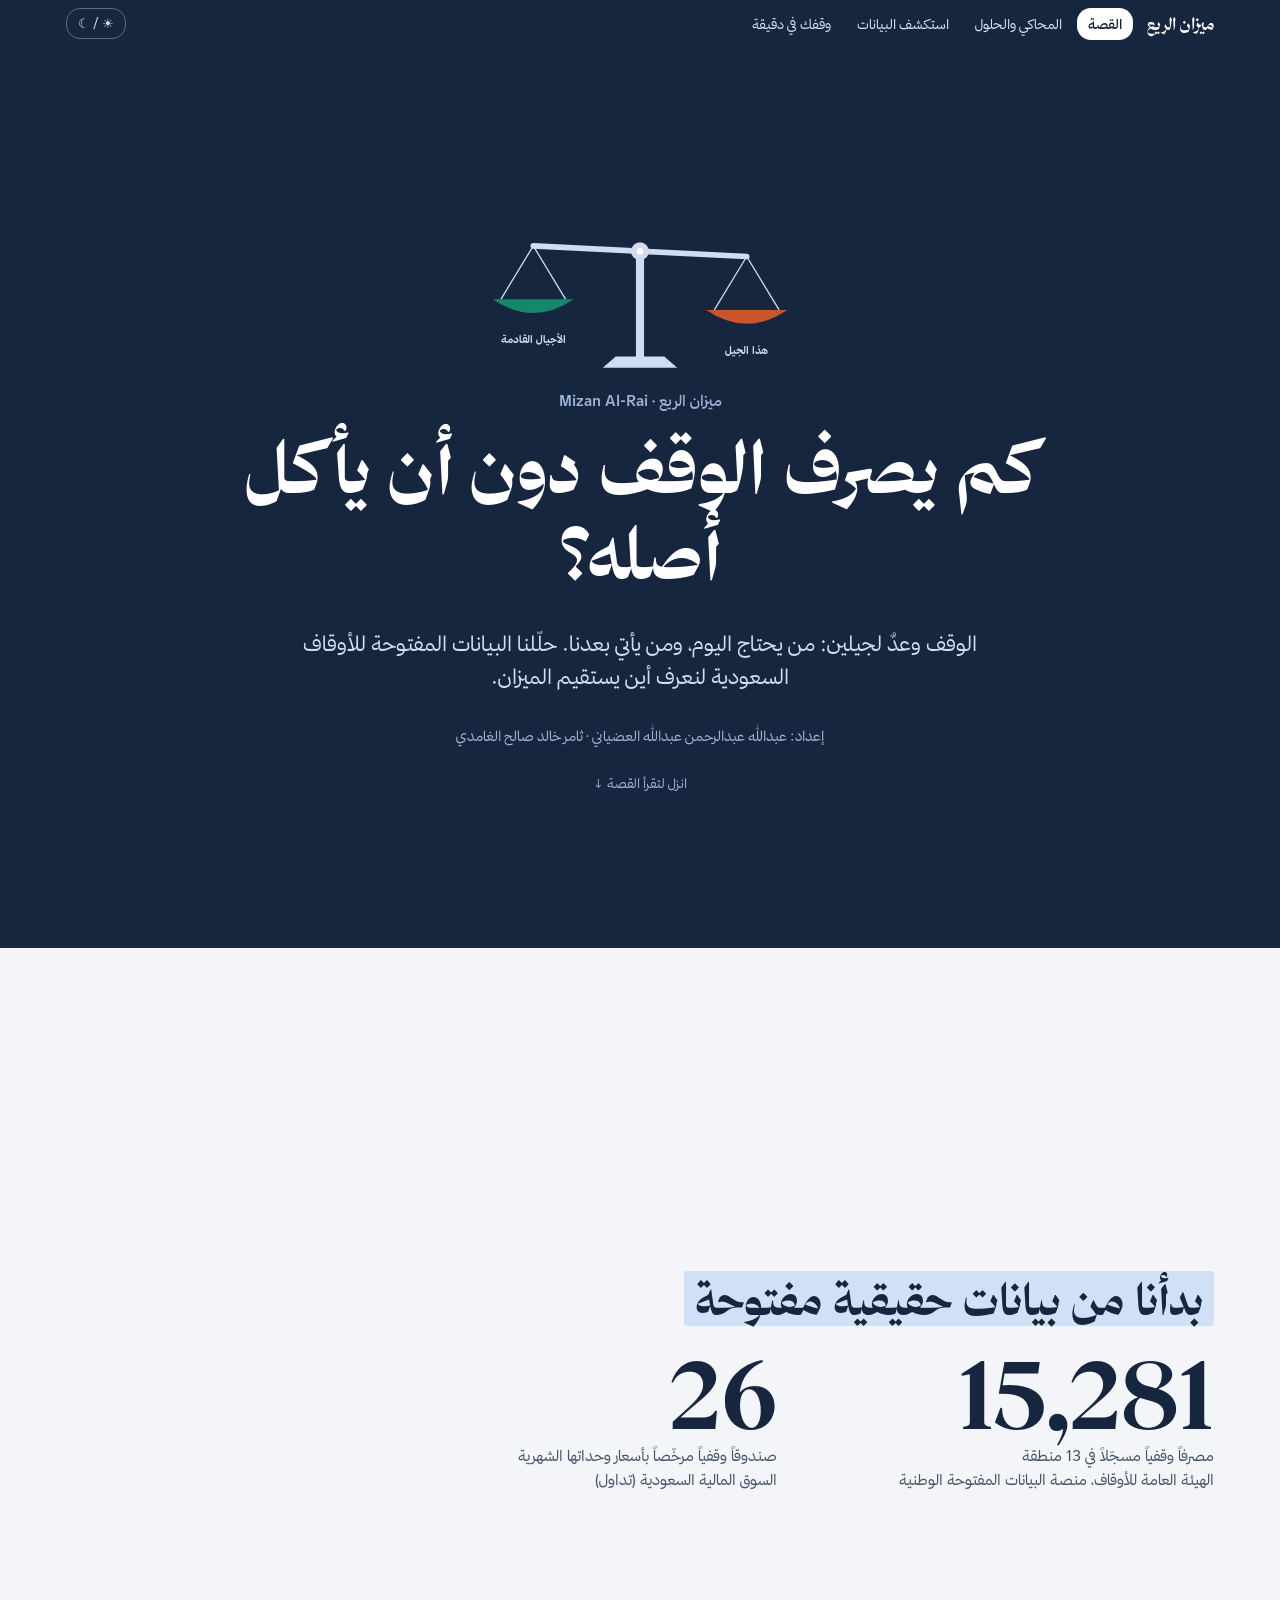
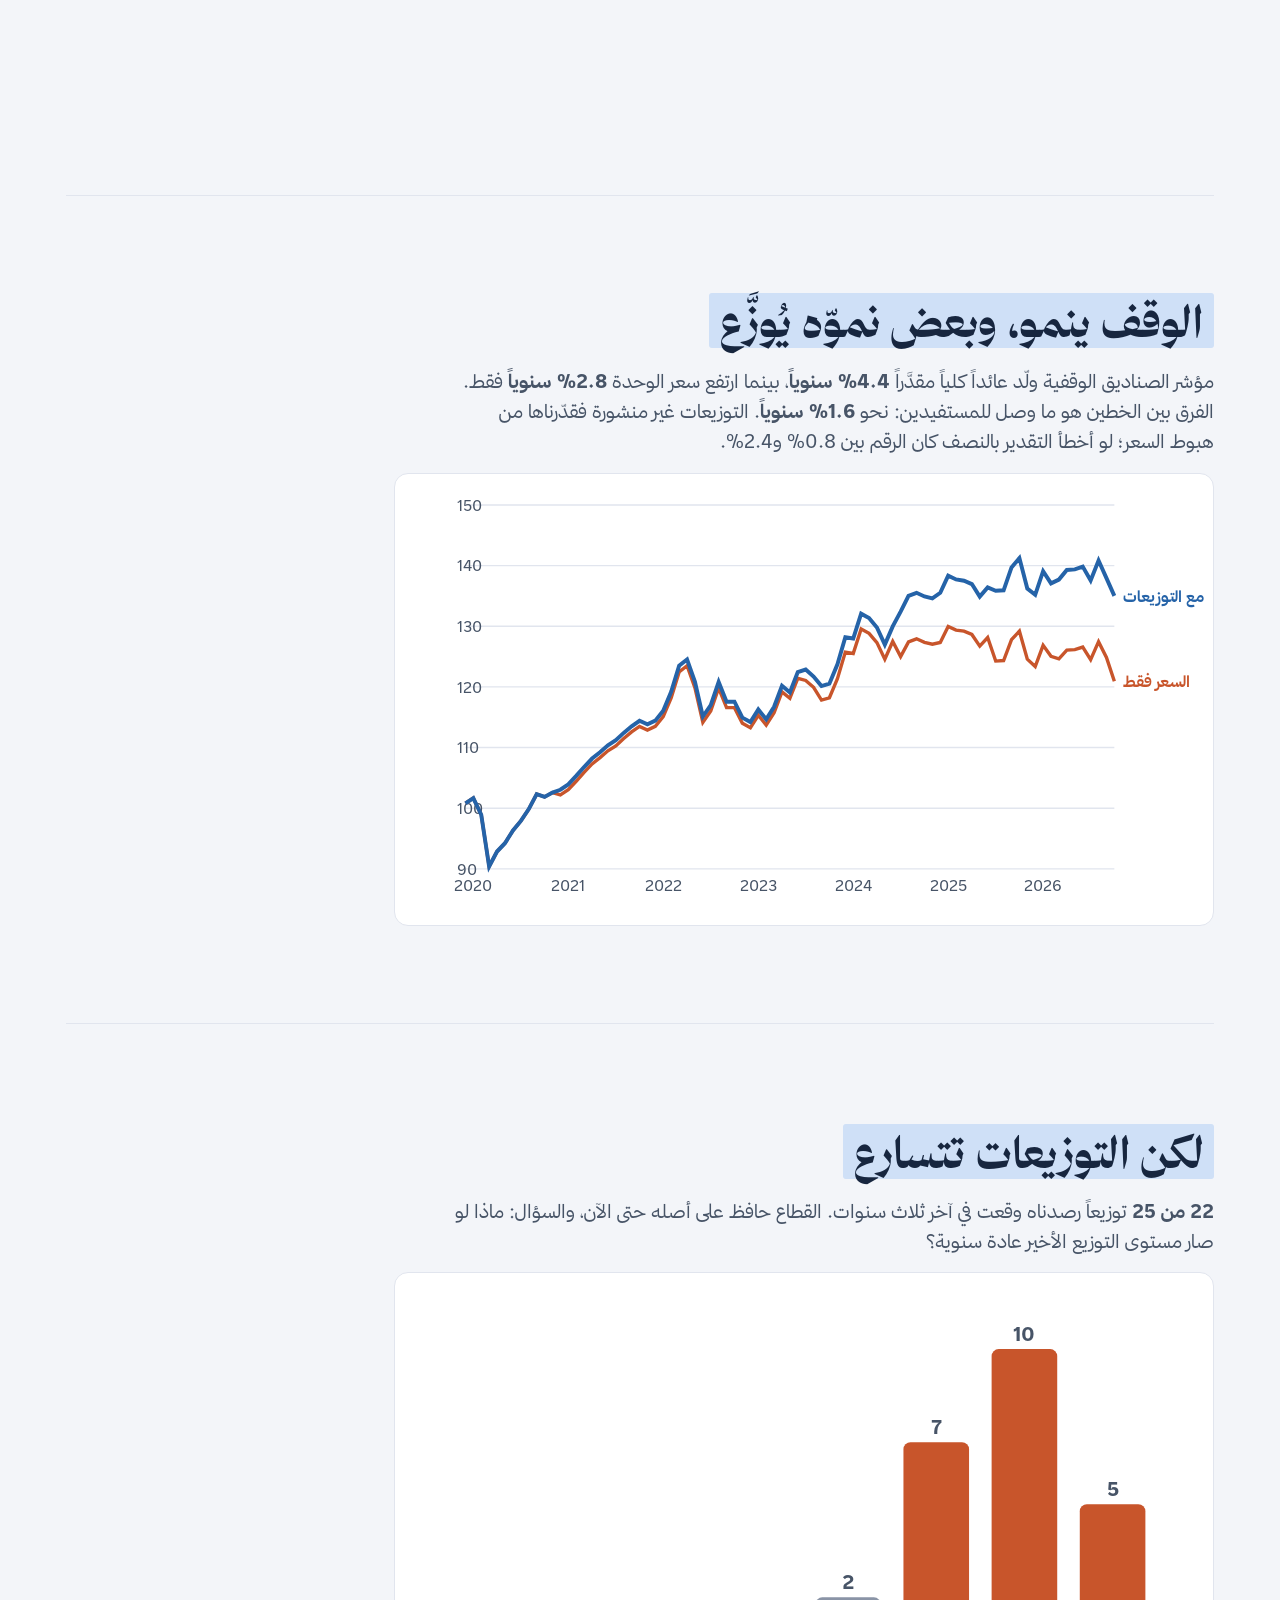
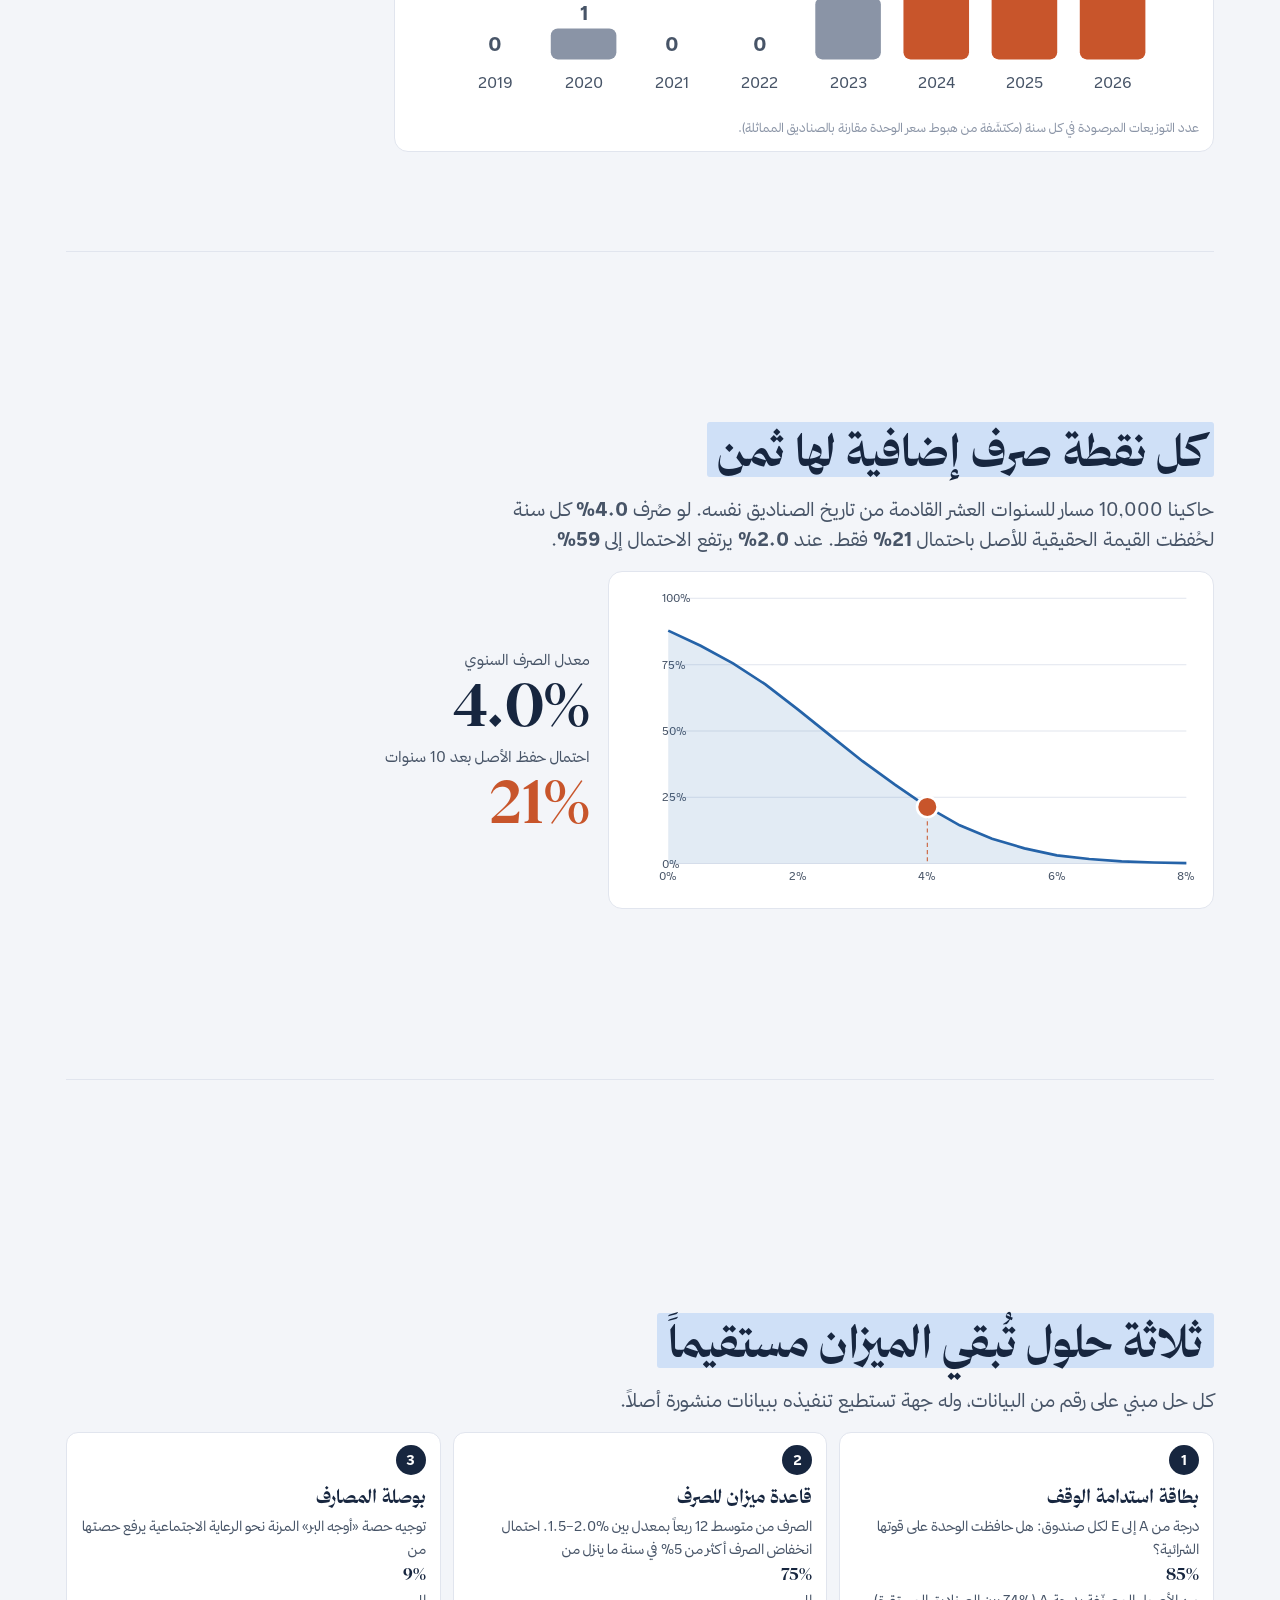
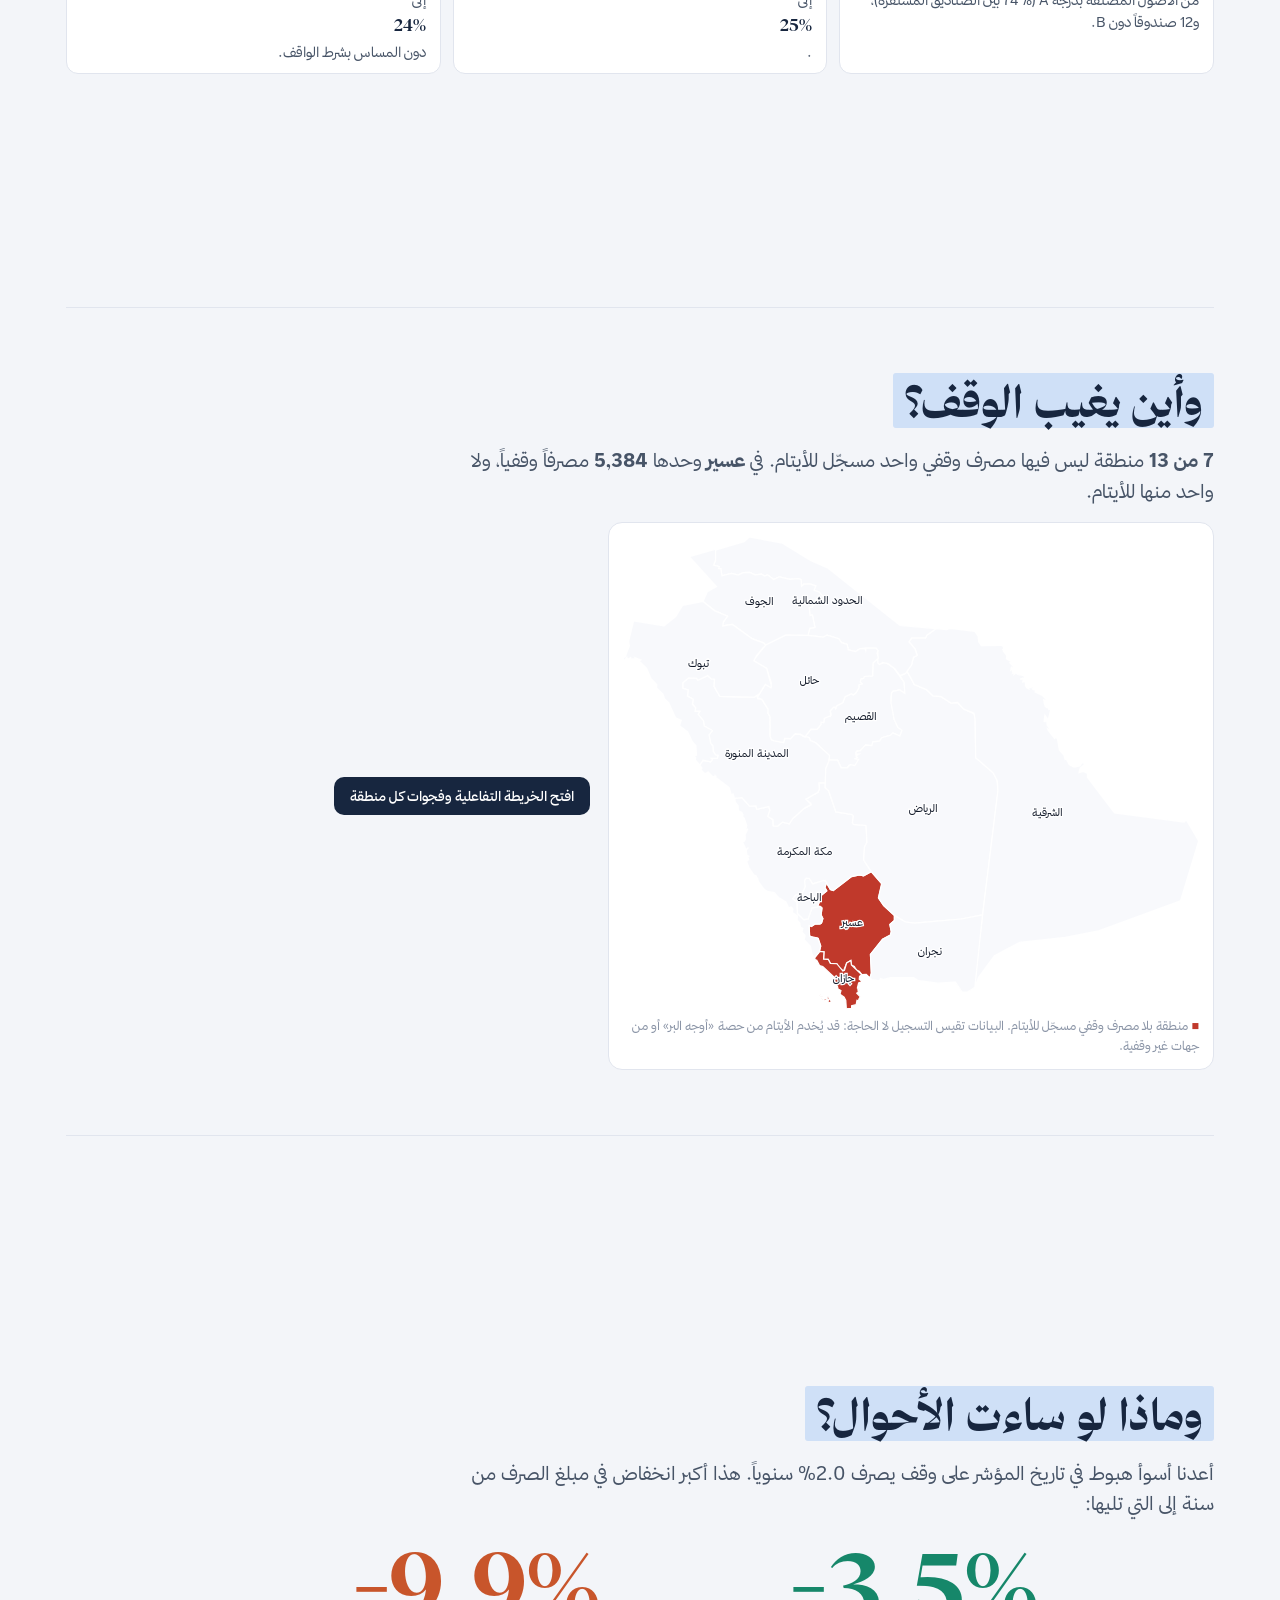
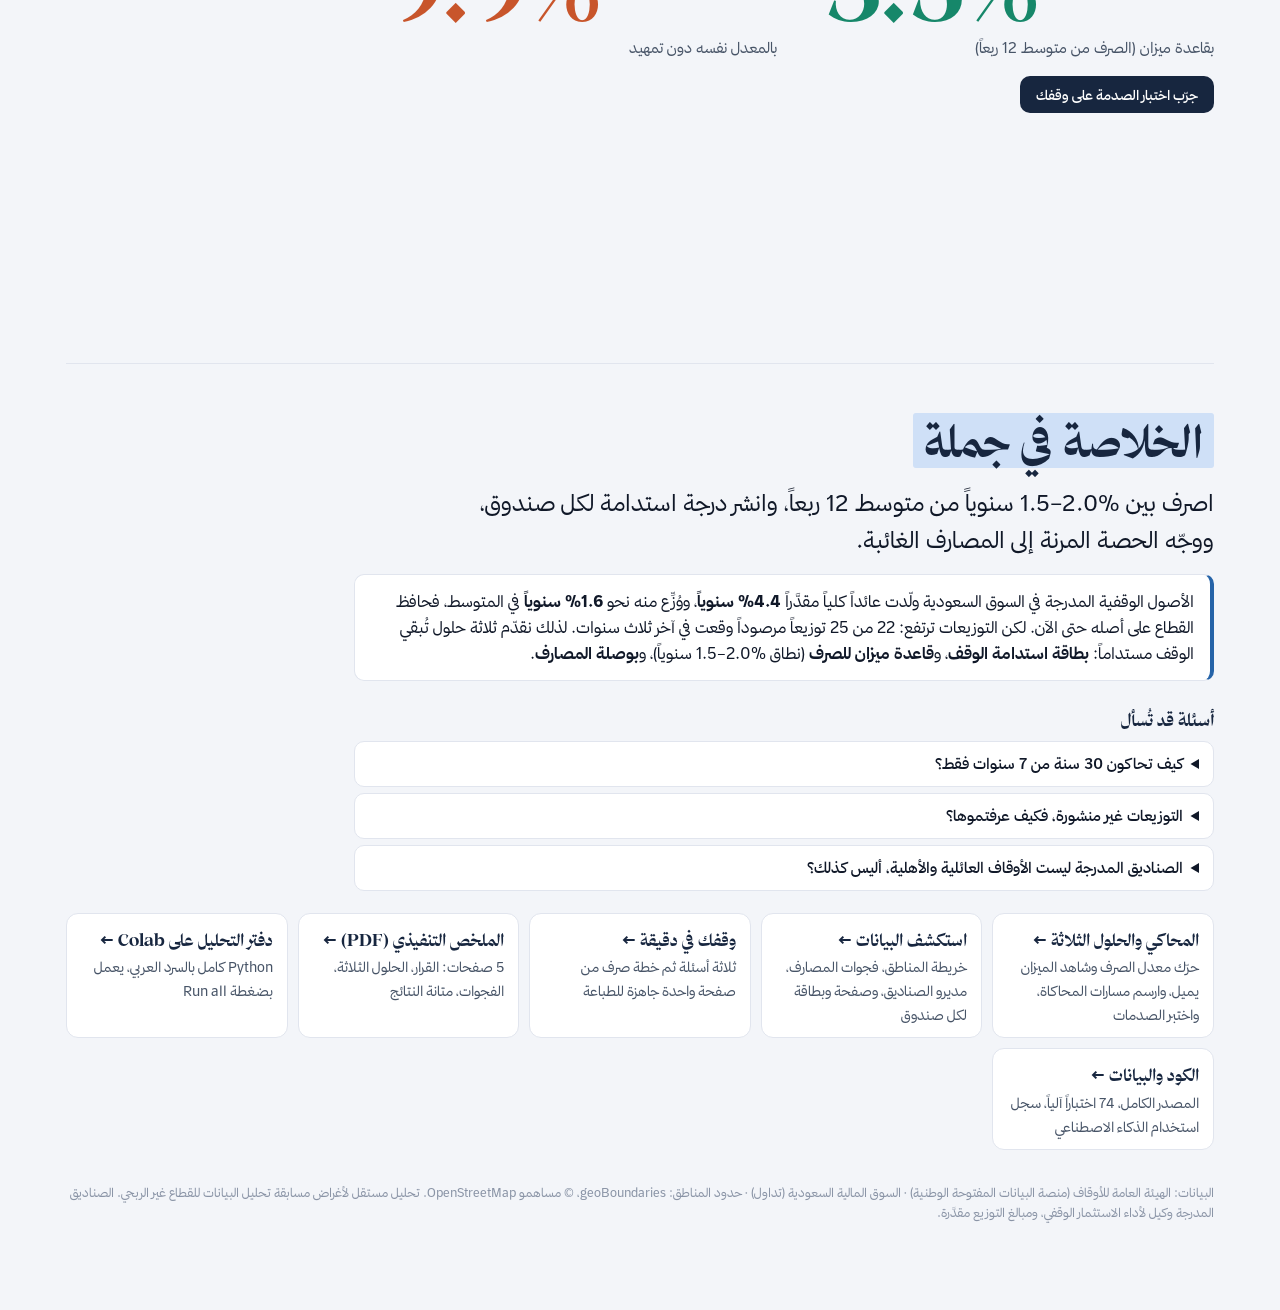
<file: index.html>
<!doctype html>
<html lang="ar" dir="rtl"><head><meta charset="utf-8">
<meta name="viewport" content="width=device-width, initial-scale=1">
<title>ميزان الريع · Mizan Al-Rai</title>
<meta name="description" content="منصة التنبؤ الذكي بالتدفقات المالية للوقف: ثلاثة حلول من بيانات مفتوحة حقيقية تُبقي الوقف مستداماً">
<link rel="preconnect" href="https://fonts.googleapis.com"><link rel="preconnect" href="https://fonts.gstatic.com" crossorigin>
<link href="https://fonts.googleapis.com/css2?family=IBM+Plex+Sans+Arabic:wght@400;600;700&display=swap" rel="stylesheet">
<link rel="stylesheet" href="dashboard/style.css?v=8">
</head><body>

<section class="hero" data-scene="hero">
  <svg id="heroScale" viewBox="0 0 420 232" role="img" aria-label="ميزان بين هذا الجيل والأجيال القادمة"></svg>
  <div style="color:#9fb3d6;font-weight:600">ميزان الريع · <span class="ltr">Mizan Al-Rai</span></div>
  <h1>كم يصرف الوقف دون أن يأكل أصله؟</h1>
  <p class="tag">الوقف وعدٌ لجيلين: من يحتاج اليوم، ومن يأتي بعدنا. حلّلنا البيانات المفتوحة للأوقاف السعودية لنعرف أين يستقيم الميزان.</p>
  <div class="team">إعداد: عبدالله عبدالرحمن عبدالله العضياني · ثامر خالد صالح الغامدي</div>
  <div class="down">انزل لتقرأ القصة ↓</div>
</section>

<div class="wrap">

<section class="scene" id="s-data" data-scene="data">
  <h2 class="reveal"><span class="hl">بدأنا من بيانات حقيقية مفتوحة</span></h2>
  <div class="pair reveal">
    <div><div class="bignum" data-to="15305">15,305</div><div class="l">مصرفاً وقفياً مسجّلاً في 13 منطقة<br>الهيئة العامة للأوقاف، منصة البيانات المفتوحة الوطنية</div></div>
    <div><div class="bignum" data-to="26">26</div><div class="l">صندوقاً وقفياً مرخّصاً بأسعار وحداتها الشهرية<br>السوق المالية السعودية (تداول)</div></div>
  </div>
</section>

<section class="scene" data-scene="index">
  <h2 class="reveal"><span class="hl">الوقف ينمو، وبعض نموّه يُوزَّع</span></h2>
  <p class="lead reveal">مؤشر الصناديق الوقفية ولّد عائداً كلياً مقدَّراً <b>4.4% سنوياً</b>، بينما ارتفع سعر الوحدة <b>2.8% سنوياً</b> فقط. الفرق بين الخطين هو ما وصل للمستفيدين: نحو <b>1.6% سنوياً</b>. التوزيعات غير منشورة فقدّرناها من هبوط السعر؛ لو أخطأ التقدير بالنصف كان الرقم بين 0.8% و2.4%.</p>
  <div class="fig reveal"><svg id="stIndex" viewBox="0 0 560 300" role="img" aria-label="مؤشر صناديق الوقف: العائد الكلي مقابل السعر"></svg></div>
</section>

<section class="scene" data-scene="payouts">
  <h2 class="reveal"><span class="hl">لكن التوزيعات تتسارع</span></h2>
  <p class="lead reveal"><b>22 من 25</b> توزيعاً رصدناه وقعت في آخر ثلاث سنوات. القطاع حافظ على أصله حتى الآن، والسؤال: ماذا لو صار مستوى التوزيع الأخير عادة سنوية؟</p>
  <div class="fig reveal"><svg id="stPayouts" viewBox="0 0 560 300" role="img" aria-label="عدد التوزيعات المرصودة في كل سنة"></svg>
    <div class="note">عدد التوزيعات المرصودة في كل سنة (مكتشَفة من هبوط سعر الوحدة مقارنة بالصناديق المماثلة).</div></div>
</section>

<section class="scene" data-scene="frontier">
  <h2 class="reveal"><span class="hl">كل نقطة صرف إضافية لها ثمن</span></h2>
  <p class="lead reveal">حاكينا 10,000 مسار للسنوات العشر القادمة من تاريخ الصناديق نفسه. لو صُرف <b>4.0%</b> كل سنة لحُفظت القيمة الحقيقية للأصل باحتمال <b>21%</b> فقط. عند <b>2.0%</b> يرتفع الاحتمال إلى <b>59%</b>.</p>
  <div class="duo reveal">
    <div class="fig"><svg id="stFrontier" viewBox="0 0 560 300" role="img" aria-label="احتمال حفظ الأصل لكل معدل صرف"></svg></div>
    <div><div class="l">معدل الصرف السنوي</div><div class="bignum" id="stRate" style="font-size:clamp(34px,6vw,60px)">2.0%</div>
         <div class="l" style="margin-top:10px">احتمال حفظ الأصل بعد 10 سنوات</div><div class="bignum" id="stProb" style="font-size:clamp(34px,6vw,60px)">59%</div></div>
  </div>
</section>

<section class="scene" data-scene="solutions">
  <h2 class="reveal"><span class="hl">ثلاثة حلول تُبقي الميزان مستقيماً</span></h2>
  <p class="lead reveal">كل حل مبني على رقم من البيانات، وله جهة تستطيع تنفيذه ببيانات منشورة أصلاً.</p>
  <div class="cards3 reveal">
    <a class="card" href="dashboard/#label"><span class="n">1</span><h3>بطاقة استدامة الوقف</h3><p>درجة من A إلى E لكل صندوق: هل حافظت الوحدة على قوتها الشرائية؟ <b>85%</b> من الأصول المصنّفة بدرجة A (74% بين الصناديق المستقرة)، و12 صندوقاً دون B.</p></a>
    <a class="card" href="dashboard/#rule"><span class="n">2</span><h3>قاعدة ميزان للصرف</h3><p>الصرف من متوسط 12 ربعاً بمعدل بين <span class="ltr">1.5–2.0%</span>. احتمال انخفاض الصرف أكثر من 5% في سنة ما ينزل من <b>75%</b> إلى <b>25%</b>.</p></a>
    <a class="card" href="dashboard/#compass"><span class="n">3</span><h3>بوصلة المصارف</h3><p>توجيه حصة «أوجه البر» المرنة نحو الرعاية الاجتماعية يرفع حصتها من <b>9%</b> إلى <b>24%</b> دون المساس بشرط الواقف.</p></a>
  </div>
</section>

<section class="scene" data-scene="gaps">
  <h2 class="reveal"><span class="hl">وأين يغيب الوقف؟</span></h2>
  <p class="lead reveal"><b>7 من 13</b> منطقة ليس فيها مصرف وقفي واحد مسجّل للأيتام. في <b>عسير</b> وحدها <b>5,384</b> مصرفاً وقفياً، ولا واحد منها للأيتام.</p>
  <div class="duo reveal">
    <div class="fig"><svg id="stMap" class="map" role="img" aria-label="المناطق التي ليس فيها مصرف وقفي للأيتام"></svg>
      <div class="note"><span style="color:var(--critical)">■</span> منطقة بلا مصرف وقفي مسجّل للأيتام. البيانات تقيس التسجيل لا الحاجة: قد يُخدم الأيتام من حصة «أوجه البر» أو من جهات غير وقفية.</div></div>
    <div><a class="btn" href="dashboard/explore.html">افتح الخريطة التفاعلية وفجوات كل منطقة</a></div>
  </div>
</section>

<section class="scene" id="s-shock" data-scene="shock">
  <h2 class="reveal"><span class="hl">وماذا لو ساءت الأحوال؟</span></h2>
  <p class="lead reveal">أعدنا أسوأ هبوط في تاريخ المؤشر على وقف يصرف 2.0% سنوياً. هذا أكبر انخفاض في مبلغ الصرف من سنة إلى التي تليها:</p>
  <div class="pair reveal">
    <div><div class="bignum ltr" data-to="4.1" style="color:var(--series-3)">-4.1%</div><div class="l">بقاعدة ميزان (الصرف من متوسط 12 ربعاً)</div></div>
    <div><div class="bignum ltr" data-to="11.4" style="color:var(--series-2)">-11.4%</div><div class="l">بالمعدل نفسه دون تمهيد</div></div>
  </div>
  <div class="reveal"><a class="btn" href="dashboard/#shock">جرّب اختبار الصدمة على وقفك</a></div>
</section>

<section class="scene" data-scene="end" style="border-bottom:0">
  <h2 class="reveal"><span class="hl">الخلاصة في جملة</span></h2>
  <p class="lead reveal" style="font-size:clamp(18px,2.4vw,23px);color:var(--text-primary)">اصرف بين <span class="ltr">1.5–2.0%</span> سنوياً من متوسط 12 ربعاً، وانشر درجة استدامة لكل صندوق، ووجّه الحصة المرنة إلى المصارف الغائبة.</p>
  <div class="lede reveal">الأصول الوقفية المدرجة في السوق السعودية ولّدت عائداً كلياً مقدَّراً <b>4.4% سنوياً</b>،
ووُزِّع منه نحو <b>1.6% سنوياً</b> في المتوسط، فحافظ القطاع على أصله حتى الآن. لكن التوزيعات ترتفع:
22 من 25 توزيعاً مرصوداً وقعت في آخر ثلاث سنوات. لذلك نقدّم ثلاثة حلول تُبقي الوقف مستداماً:
<b>بطاقة استدامة الوقف</b>، و<b>قاعدة ميزان للصرف</b> (نطاق <span class="ltr">1.5–2.0%</span> سنوياً)، و<b>بوصلة المصارف</b>.</div>
  <div class="reveal" style="max-width:860px">
    <h3 style="font-family:var(--font-head);color:var(--navy);margin:8px 0">أسئلة قد تُسأل</h3>
    <details class="faq"><summary>كيف تحاكون 30 سنة من 7 سنوات فقط؟</summary><p>لا نتنبأ بثلاثين سنة. نعيد تركيب أشهر التاريخ الفعلي في 10,000 مسار لنقارن قواعد الصرف تحت الظروف نفسها. القرار مبني على أفق 10 سنوات، وأرقام 30 و40 سنة توضّح اتجاه المقايضة فقط. وأعدنا الحساب بأسواق أضعف: الترتيب لم يتغير في أي حالة (المعدل الأقل يحفظ أصلاً أكبر)، لكن المستوى تغيّر: لو نقص العائد 1% سنوياً نزل احتمال حفظ الأصل عند 2.0% من 59% إلى 39%. لذلك نوصي بالبدء من الطرف المتحفظ ومراجعة المعدل كل سنة.</p></details>
    <details class="faq"><summary>التوزيعات غير منشورة، فكيف عرفتموها؟</summary><p>من هبوط سعر الوحدة في شهر تصعد فيه صناديق المديرين الآخرين (25 حدثاً). الحجم تقدير: لو أخطأ بالنصف زيادة أو نقصاً كان متوسط التوزيع بين 0.8% و2.4% بدل 1.6%. بطاقة الاستدامة لا تعتمد على هذا التقدير لأنها من سعر الوحدة المرصود، ومن توصياتنا نشر مبالغ التوزيع.</p></details>
    <details class="faq"><summary>الصناديق المدرجة ليست الأوقاف العائلية والأهلية، أليس كذلك؟</summary><p>صحيح. لا توجد بيانات مالية مفتوحة لتلك الأوقاف (في سجل الهيئة 406 مصرفاً ذرياً فقط من 15,305). الصناديق الوقفية المدرجة هي الأصول الوقفية الوحيدة ذات سعر شهري منشور، فاستعملناها وكيلاً لعائد الاستثمار الوقفي. القاعدة نفسها تُطبَّق على أي وقف بإدخال قيمته ونوعه في «وقفك في دقيقة»، وأي جهة تملك بياناتها تعيد الحساب عليها بأمر واحد.</p></details>
  </div>
  <div class="links reveal">
    <a class="card" href="dashboard/"><b>المحاكي والحلول الثلاثة ←</b><span>حرّك معدل الصرف وشاهد الميزان يميل، وارسم مسارات المحاكاة، واختبر الصدمات</span></a>
    <a class="card" href="dashboard/explore.html"><b>استكشف البيانات ←</b><span>خريطة المناطق، فجوات المصارف، مديرو الصناديق، وصفحة وبطاقة لكل صندوق</span></a>
    <a class="card" href="dashboard/plan.html"><b>وقفك في دقيقة ←</b><span>ثلاثة أسئلة ثم خطة صرف من صفحة واحدة جاهزة للطباعة</span></a>
    <a class="card" href="report/executive_summary.pdf"><b>الملخص التنفيذي (PDF) ←</b><span>5 صفحات: القرار، الحلول الثلاثة، الفجوات، متانة النتائج</span></a>
    <a class="card" href="https://colab.research.google.com/github/A-a-a124/mizan-alrai/blob/main/analysis.ipynb"><b>دفتر التحليل على Colab ←</b><span>Python كامل بالسرد العربي، يعمل بضغطة Run all</span></a>
    <a class="card" href="https://github.com/A-a-a124/mizan-alrai"><b>الكود والبيانات ←</b><span>المصدر الكامل، 74 اختباراً آلياً، سجل استخدام الذكاء الاصطناعي</span></a>
  </div>
  <footer class="reveal">البيانات: الهيئة العامة للأوقاف (منصة البيانات المفتوحة الوطنية) · السوق المالية السعودية (تداول) · حدود المناطق: geoBoundaries، © مساهمو OpenStreetMap. تحليل مستقل لأغراض مسابقة تحليل البيانات للقطاع غير الربحي. الصناديق المدرجة وكيل لأداء الاستثمار الوقفي، ومبالغ التوزيع مقدَّرة.</footer>
</section>

</div>
<script src="dashboard/data.js?v=8"></script>
<script src="dashboard/map.js?v=8"></script>
<script src="dashboard/common.js?v=8"></script>
<script src="dashboard/story.js?v=8"></script>
</body></html>
</file>
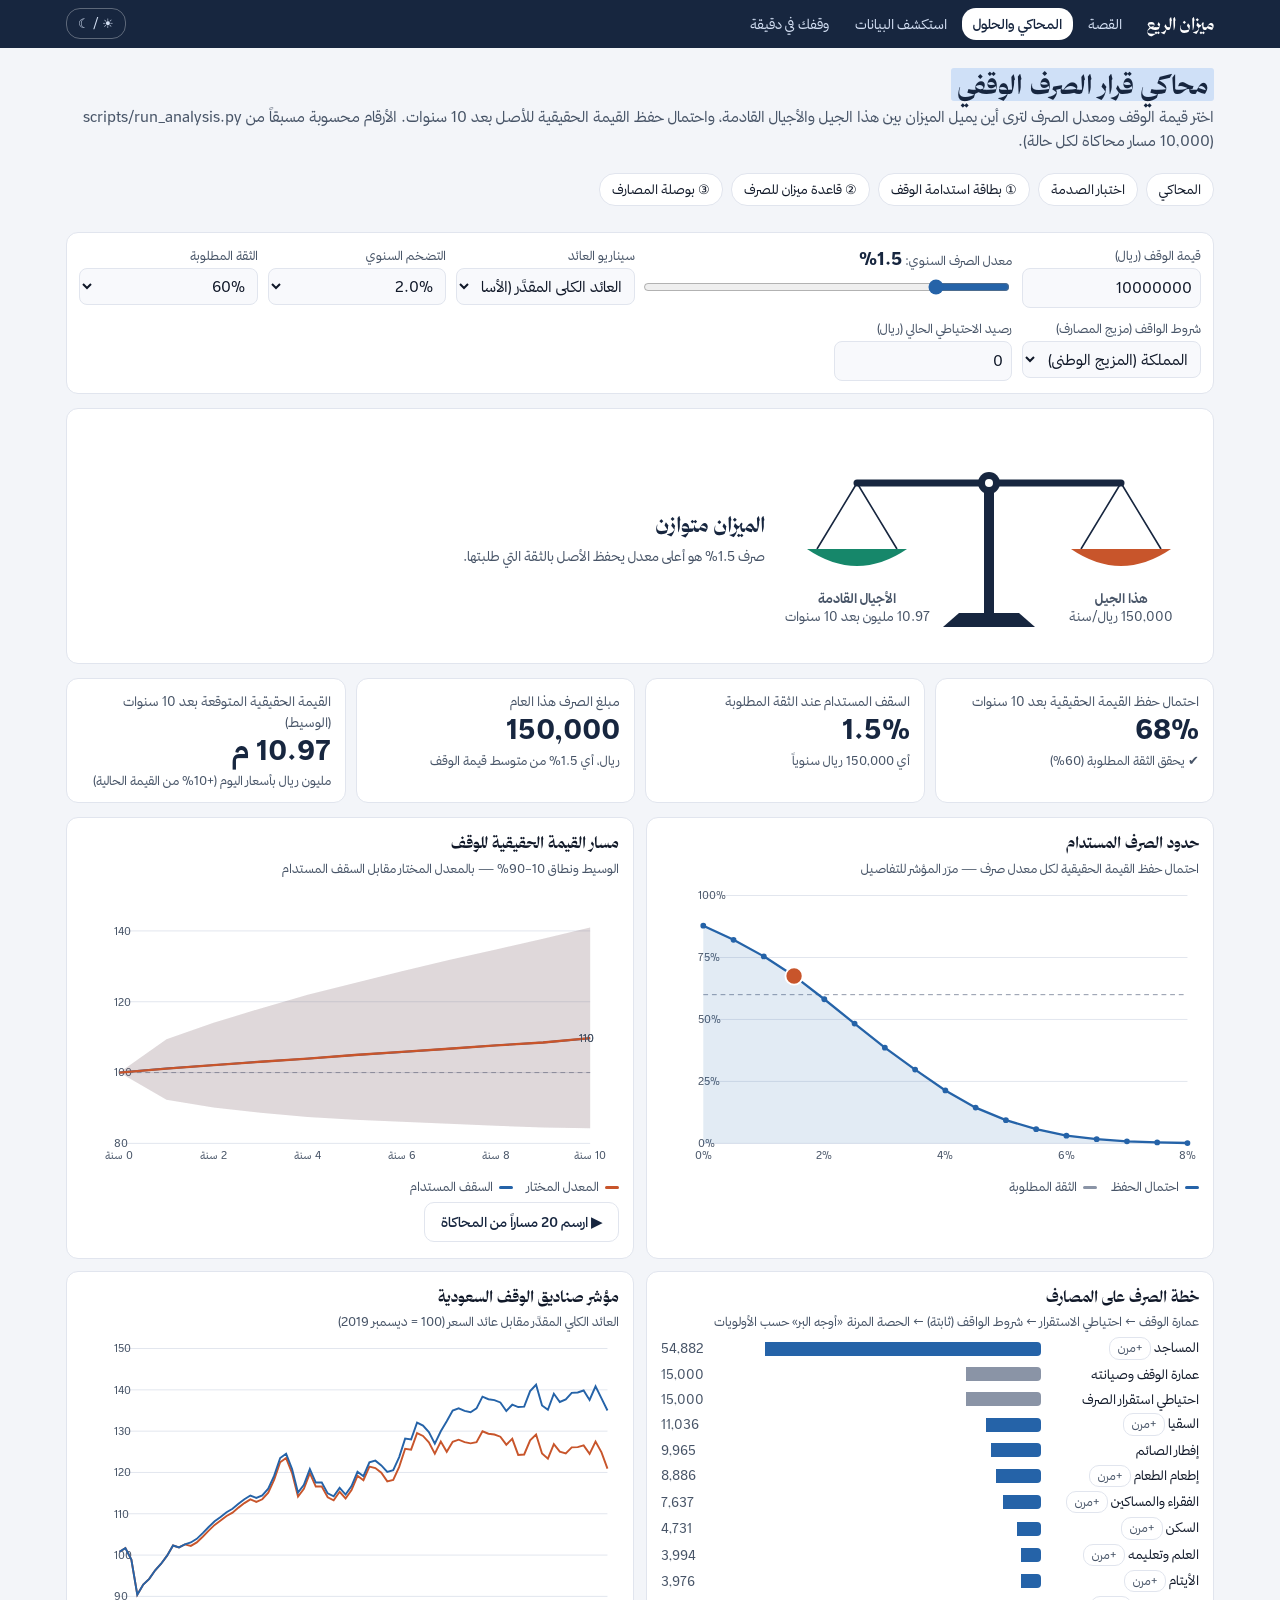
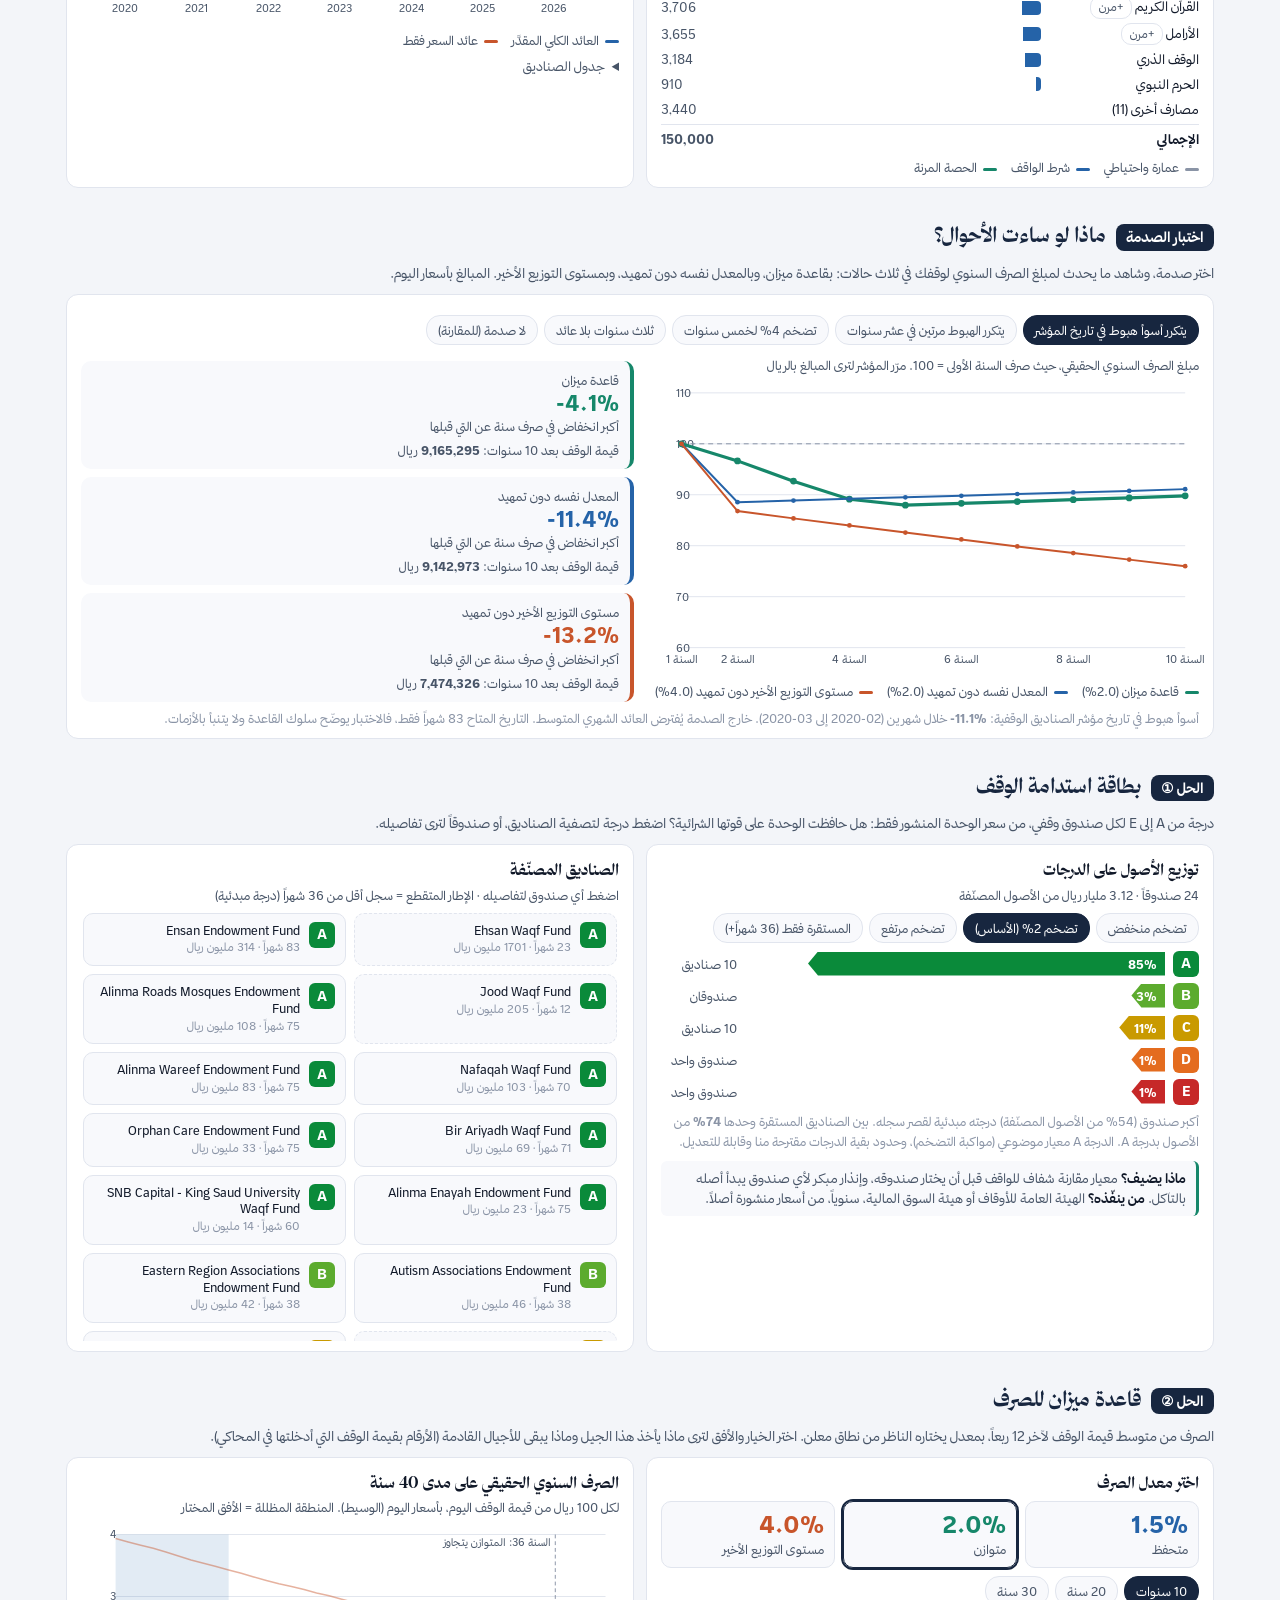
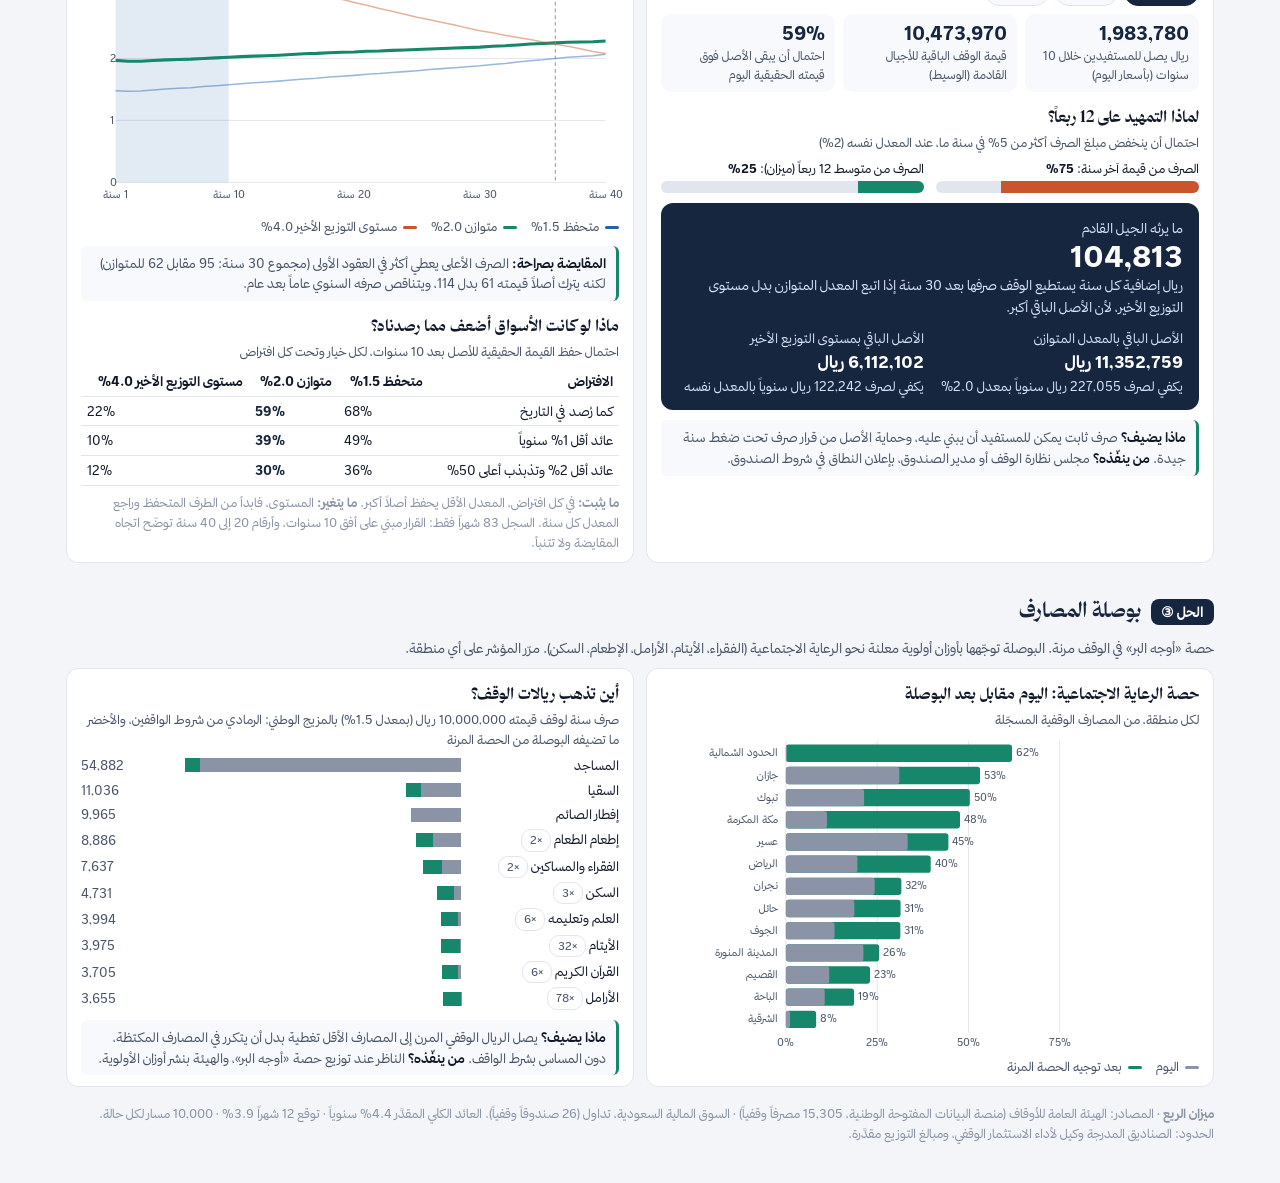
<file: dashboard/index.html>
<!doctype html>
<html lang="ar" dir="rtl">
<head>
<meta charset="utf-8">
<meta name="viewport" content="width=device-width, initial-scale=1">
<title>ميزان الريع · محاكي قرار الصرف الوقفي</title>
<link rel="preconnect" href="https://fonts.googleapis.com"><link rel="preconnect" href="https://fonts.gstatic.com" crossorigin>
<link href="https://fonts.googleapis.com/css2?family=IBM+Plex+Sans+Arabic:wght@400;600;700&display=swap" rel="stylesheet">
<link rel="stylesheet" href="style.css?v=8">
</head>
<body>
<div class="wrap">
<header>
  <h1><span class="hl">محاكي قرار الصرف الوقفي</span></h1>
  <p>اختر قيمة الوقف ومعدل الصرف لترى أين يميل الميزان بين هذا الجيل والأجيال القادمة، واحتمال حفظ القيمة الحقيقية للأصل بعد 10 سنوات.
     الأرقام محسوبة مسبقاً من <span class="ltr">scripts/run_analysis.py</span> (10,000 مسار محاكاة لكل حالة).</p>
</header>
<nav class="jump" aria-label="أقسام الصفحة">
  <a href="#sim">المحاكي</a><a href="#shock">اختبار الصدمة</a><a href="#label">① بطاقة استدامة الوقف</a><a href="#rule">② قاعدة ميزان للصرف</a><a href="#compass">③ بوصلة المصارف</a>
</nav>


<section class="controls" id="sim" aria-label="مدخلات القرار">
  <div><label for="endow">قيمة الوقف (ريال)</label><input id="endow" type="number" min="100000" step="100000" value="10000000"></div>
  <div class="rate-box"><label for="rate">معدل الصرف السنوي: <span class="rate-val" id="rateVal"></span></label>
    <input id="rate" type="range" min="0" max="16" step="1" value="3"></div>
  <div><label for="scen">سيناريو العائد</label><select id="scen"></select></div>
  <div><label for="infl">التضخم السنوي</label><select id="infl"></select></div>
  <div><label for="conf">الثقة المطلوبة</label><select id="conf">
    <option value="0.5">50%</option><option value="0.6" selected>60%</option><option value="0.75">75%</option><option value="0.9">90%</option></select></div>
  <div><label for="prof">شروط الواقف (مزيج المصارف)</label><select id="prof"></select></div>
  <div><label for="resv">رصيد الاحتياطي الحالي (ريال)</label><input id="resv" type="number" min="0" step="10000" value="0"></div>
</section>

<section class="card scale-card" aria-label="الميزان">
  <svg id="scale" viewBox="0 0 420 232" role="img" aria-label="ميزان بين هذا الجيل والأجيال القادمة"></svg>
  <div class="scale-say" id="scaleSay" aria-live="polite"></div>
</section>

<section class="kpis" aria-live="polite">
  <div class="kpi"><div class="l">احتمال حفظ القيمة الحقيقية بعد 10 سنوات</div><div class="v" id="kP"></div><div class="status" id="kPs"></div></div>
  <div class="kpi"><div class="l">السقف المستدام عند الثقة المطلوبة</div><div class="v" id="kR"></div><div class="status" id="kRs"></div></div>
  <div class="kpi"><div class="l">مبلغ الصرف هذا العام</div><div class="v" id="kB"></div><div class="status" id="kBs"></div></div>
  <div class="kpi"><div class="l">القيمة الحقيقية المتوقعة بعد 10 سنوات (الوسيط)</div><div class="v" id="kV"></div><div class="status" id="kVs"></div></div>
</section>

<section class="grid2">
  <div class="card"><h2>حدود الصرف المستدام</h2><div class="sub">احتمال حفظ القيمة الحقيقية لكل معدل صرف — مرّر المؤشر للتفاصيل</div>
    <svg id="front" viewBox="0 0 560 300" role="img" aria-label="منحنى احتمال حفظ الأصل مقابل معدل الصرف"></svg>
    <div class="legend"><span><i style="background:var(--series-1)"></i>احتمال الحفظ</span><span><i style="background:var(--text-muted)"></i>الثقة المطلوبة</span></div>
    <div class="tip" id="tipF"></div></div>
  <div class="card"><h2>مسار القيمة الحقيقية للوقف</h2><div class="sub">الوسيط ونطاق 10–90% — بالمعدل المختار مقابل السقف المستدام</div>
    <svg id="fan" viewBox="0 0 560 300" role="img" aria-label="مسار القيمة الحقيقية خلال 10 سنوات"></svg>
    <div class="legend"><span><i style="background:var(--series-2)"></i>المعدل المختار</span><span><i style="background:var(--series-1)"></i>السقف المستدام</span></div>
    <div class="tip" id="tipV"></div>
    <div class="noprint" style="margin-top:6px"><button class="btn ghost" id="playPaths" type="button">▶ ارسم 20 مساراً من المحاكاة</button></div>
    <div class="note" id="pathsNote" aria-live="polite"></div></div>
</section>

<section class="grid2" style="margin-top:12px">
  <div class="card"><h2>خطة الصرف على المصارف</h2>
    <div class="sub">عمارة الوقف ← احتياطي الاستقرار ← شروط الواقف (ثابتة) ← الحصة المرنة «أوجه البر» حسب الأولويات</div>
    <div id="alloc"></div>
    <div class="legend" style="margin-top:8px"><span><i style="background:var(--text-muted)"></i>عمارة واحتياطي</span><span><i style="background:var(--series-1)"></i>شرط الواقف</span><span><i style="background:var(--series-3)"></i>الحصة المرنة</span></div>
  </div>
  <div class="card"><h2>مؤشر صناديق الوقف السعودية</h2><div class="sub">العائد الكلي المقدَّر مقابل عائد السعر (100 = ديسمبر 2019)</div>
    <svg id="idx" viewBox="0 0 560 300" role="img" aria-label="مؤشر صناديق الوقف"></svg>
    <div class="legend"><span><i style="background:var(--series-1)"></i>العائد الكلي المقدَّر</span><span><i style="background:var(--series-2)"></i>عائد السعر فقط</span></div>
    <div class="tip" id="tipI"></div>
    <details style="margin-top:6px"><summary>جدول الصناديق</summary><table class="t" id="funds"></table></details>
  </div>
</section>

<div class="sol-head" id="shock"><span class="num">اختبار الصدمة</span><h2>ماذا لو ساءت الأحوال؟</h2>
  <p>اختر صدمة، وشاهد ما يحدث لمبلغ الصرف السنوي لوقفك في ثلاث حالات: بقاعدة ميزان، وبالمعدل نفسه دون تمهيد، وبمستوى التوزيع الأخير. المبالغ بأسعار اليوم.</p></div>
<section class="card">
  <div class="chips" id="shockChips" role="group" aria-label="نوع الصدمة"></div>
  <div class="grid2">
    <div style="position:relative"><div class="sub">مبلغ الصرف السنوي الحقيقي، حيث صرف السنة الأولى = 100. مرّر المؤشر لترى المبالغ بالريال</div><svg id="shockChart" viewBox="0 0 560 300" role="img" aria-label="الصرف السنوي تحت الصدمة"></svg>
      <div class="legend" id="shockLeg"></div><div class="tip" id="tipS"></div></div>
    <div><div class="three" id="shockCards" style="grid-template-columns:1fr"></div></div>
  </div>
  <div class="note" id="shockNote"></div>
</section>

<div class="sol-head" id="label"><span class="num">الحل ①</span><h2>بطاقة استدامة الوقف</h2>
  <p>درجة من A إلى E لكل صندوق وقفي، من سعر الوحدة المنشور فقط: هل حافظت الوحدة على قوتها الشرائية؟ اضغط درجة لتصفية الصناديق، أو صندوقاً لترى تفاصيله.</p></div>
<section class="grid2">
  <div class="card"><h2>توزيع الأصول على الدرجات</h2><div class="sub" id="labSub"></div>
    <div class="chips" role="group" aria-label="افتراض التضخم">
      <button class="chip" data-inf="grade_if_inflation_low" aria-pressed="false">تضخم منخفض</button>
      <button class="chip" data-inf="grade" aria-pressed="true">تضخم 2% (الأساس)</button>
      <button class="chip" data-inf="grade_if_inflation_high" aria-pressed="false">تضخم مرتفع</button>
      <button class="chip" id="estOnly" aria-pressed="false">المستقرة فقط (36 شهراً+)</button>
    </div>
    <div class="energy" id="energy"></div>
    <div class="note" id="labNote"></div>
    <div class="adds"><b>ماذا يضيف؟</b> معيار مقارنة شفاف للواقف قبل أن يختار صندوقه، وإنذار مبكر لأي صندوق يبدأ أصله بالتآكل. <b>من ينفّذه؟</b> الهيئة العامة للأوقاف أو هيئة السوق المالية، سنوياً، من أسعار منشورة أصلاً.</div>
  </div>
  <div class="card"><h2>الصناديق المصنّفة</h2><div class="sub" id="fundSub"></div>
    <div class="fund-grid" id="fundGrid"></div>
    <div class="detail" id="fundDetail" aria-live="polite"></div>
  </div>
</section>

<div class="sol-head" id="rule"><span class="num">الحل ②</span><h2>قاعدة ميزان للصرف</h2>
  <p>الصرف من متوسط قيمة الوقف لآخر 12 ربعاً، بمعدل يختاره الناظر من نطاق معلن. اختر الخيار والأفق لترى ماذا يأخذ هذا الجيل وماذا يبقى للأجيال القادمة (الأرقام بقيمة الوقف التي أدخلتها في المحاكي).</p></div>
<section class="grid2">
  <div class="card"><h2>اختر معدل الصرف</h2>
    <div class="opt-cards" id="opts"></div>
    <div class="chips" role="group" aria-label="الأفق">
      <button class="chip" data-h="10" aria-pressed="true">10 سنوات</button>
      <button class="chip" data-h="20" aria-pressed="false">20 سنة</button>
      <button class="chip" data-h="30" aria-pressed="false">30 سنة</button>
    </div>
    <div class="big3" id="big3"></div>
    <h2 style="margin-top:12px">لماذا التمهيد على 12 ربعاً؟</h2>
    <div class="sub">احتمال أن ينخفض مبلغ الصرف أكثر من 5% في سنة ما، عند المعدل نفسه (2%)</div>
    <div class="smooth" id="smooth"></div>
    <div class="impact"><div class="l">ما يرثه الجيل القادم</div><div class="v" id="impactV"></div><div class="l" id="impactL"></div>
      <div class="row" id="impactRow"></div></div>
    <div class="adds"><b>ماذا يضيف؟</b> صرف ثابت يمكن للمستفيد أن يبني عليه، وحماية الأصل من قرار صرف تحت ضغط سنة جيدة. <b>من ينفّذه؟</b> مجلس نظارة الوقف أو مدير الصندوق، بإعلان النطاق في شروط الصندوق.</div>
  </div>
  <div class="card"><h2>الصرف السنوي الحقيقي على مدى 40 سنة</h2><div class="sub">لكل 100 ريال من قيمة الوقف اليوم، بأسعار اليوم (الوسيط). المنطقة المظللة = الأفق المختار</div>
    <svg id="tradeoff" viewBox="0 0 560 300" role="img" aria-label="الصرف السنوي لكل خيار خلال 40 سنة"></svg>
    <div class="legend" id="tradeLeg"></div>
    <div class="tip" id="tipT"></div>
    <div class="adds" id="tradeNote"></div>
    <h2 style="margin-top:12px">ماذا لو كانت الأسواق أضعف مما رصدناه؟</h2>
    <div class="sub">احتمال حفظ القيمة الحقيقية للأصل بعد 10 سنوات، لكل خيار وتحت كل افتراض</div>
    <table class="t" id="robust"></table>
    <div class="note" id="robustNote"></div>
  </div>
</section>

<div class="sol-head" id="compass"><span class="num">الحل ③</span><h2>بوصلة المصارف</h2>
  <p>حصة «أوجه البر» في الوقف مرنة. البوصلة توجّهها بأوزان أولوية معلنة نحو الرعاية الاجتماعية (الفقراء، الأيتام، الأرامل، الإطعام، السكن). مرّر المؤشر على أي منطقة.</p></div>
<section class="grid2">
  <div class="card"><h2>حصة الرعاية الاجتماعية: اليوم مقابل بعد البوصلة</h2><div class="sub">لكل منطقة، من المصارف الوقفية المسجّلة</div>
    <svg id="regions" viewBox="0 0 560 330" role="img" aria-label="حصة الرعاية الاجتماعية حسب المنطقة"></svg>
    <div class="legend"><span><i style="background:var(--text-muted)"></i>اليوم</span><span><i style="background:var(--series-3)"></i>بعد توجيه الحصة المرنة</span></div>
    <div class="tip" id="tipR"></div>
  </div>
  <div class="card"><h2>أين تذهب ريالات الوقف؟</h2><div class="sub" id="caseSub"></div>
    <div id="caseBars"></div>
    <div class="adds"><b>ماذا يضيف؟</b> يصل الريال الوقفي المرن إلى المصارف الأقل تغطية بدل أن يتكرر في المصارف المكتظة، دون المساس بشرط الواقف. <b>من ينفّذه؟</b> الناظر عند توزيع حصة «أوجه البر»، والهيئة بنشر أوزان الأولوية.</div>
  </div>
</section>

<footer id="foot"></footer>
</div>

<script src="data.js?v=8"></script>
<script src="common.js?v=8"></script>
<script src="sim.js?v=8"></script>
<script src="solutions.js?v=8"></script>
</body>
</html>
</file>
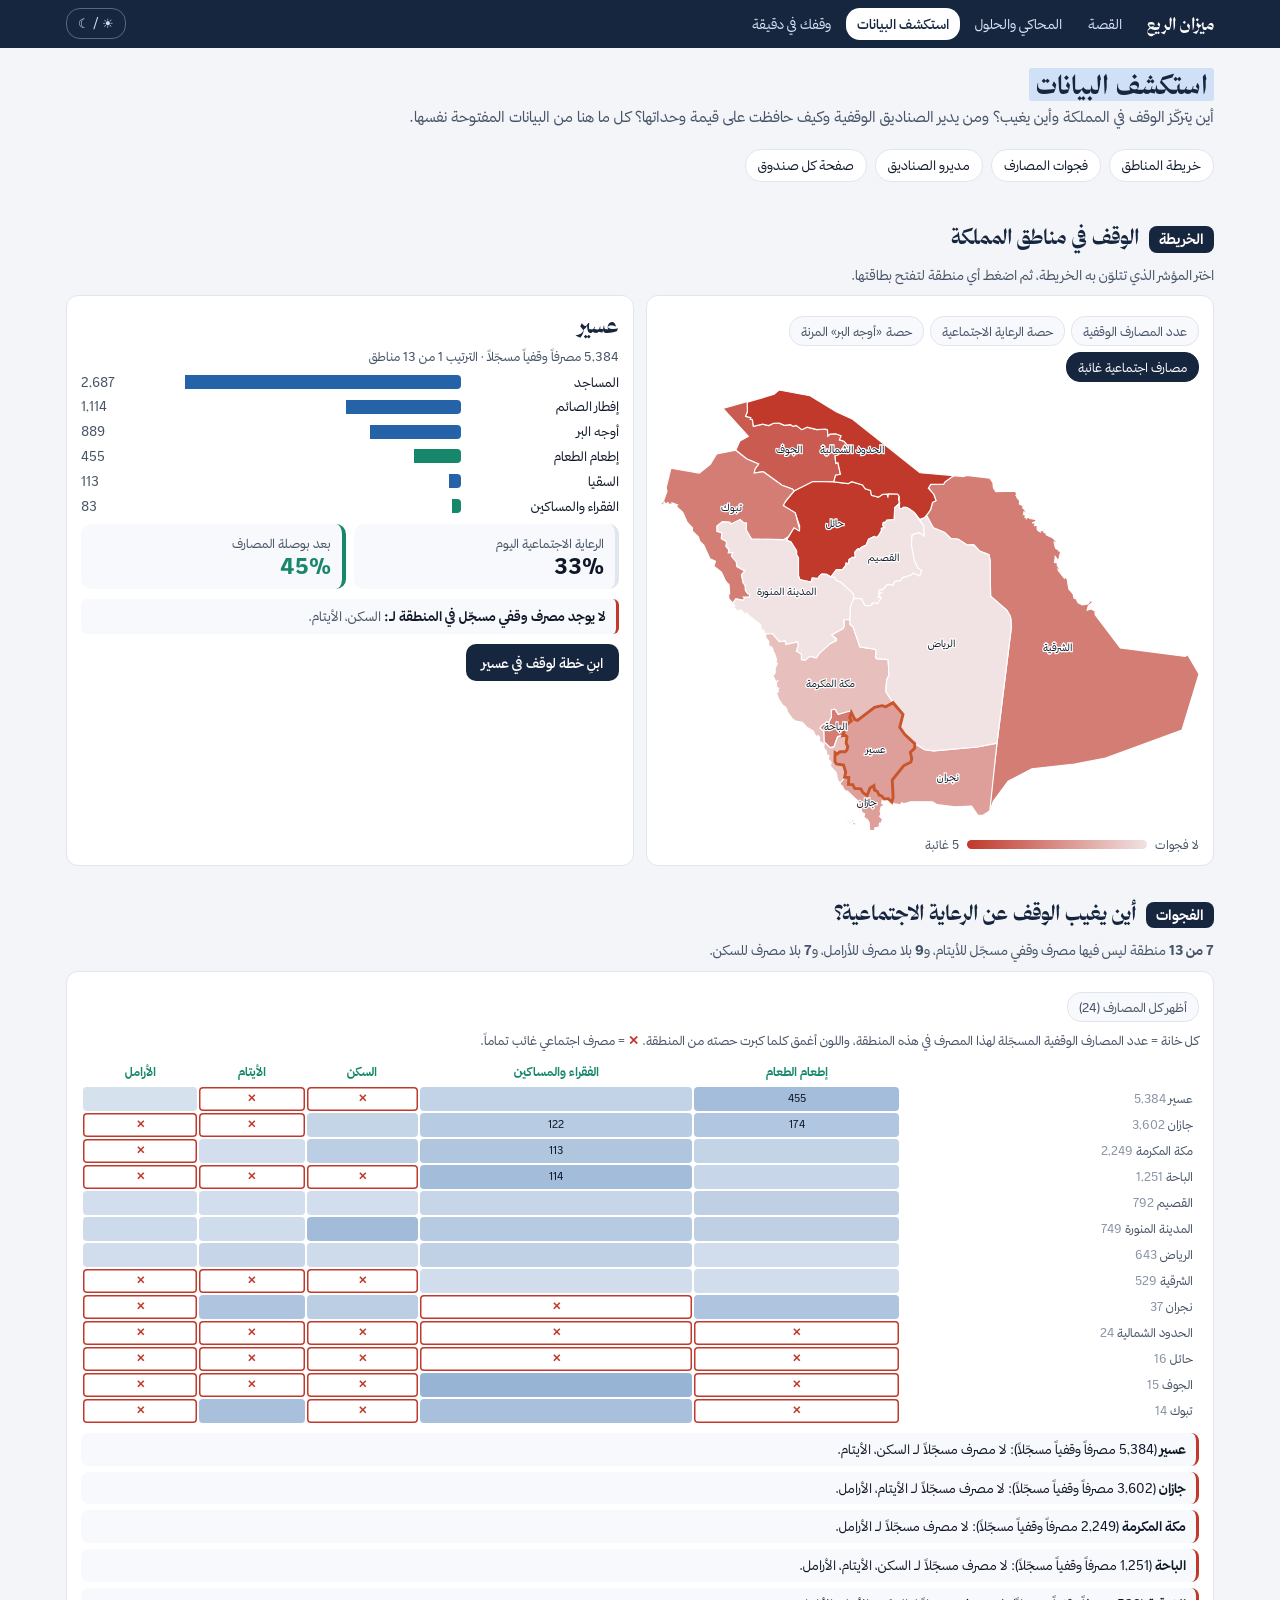
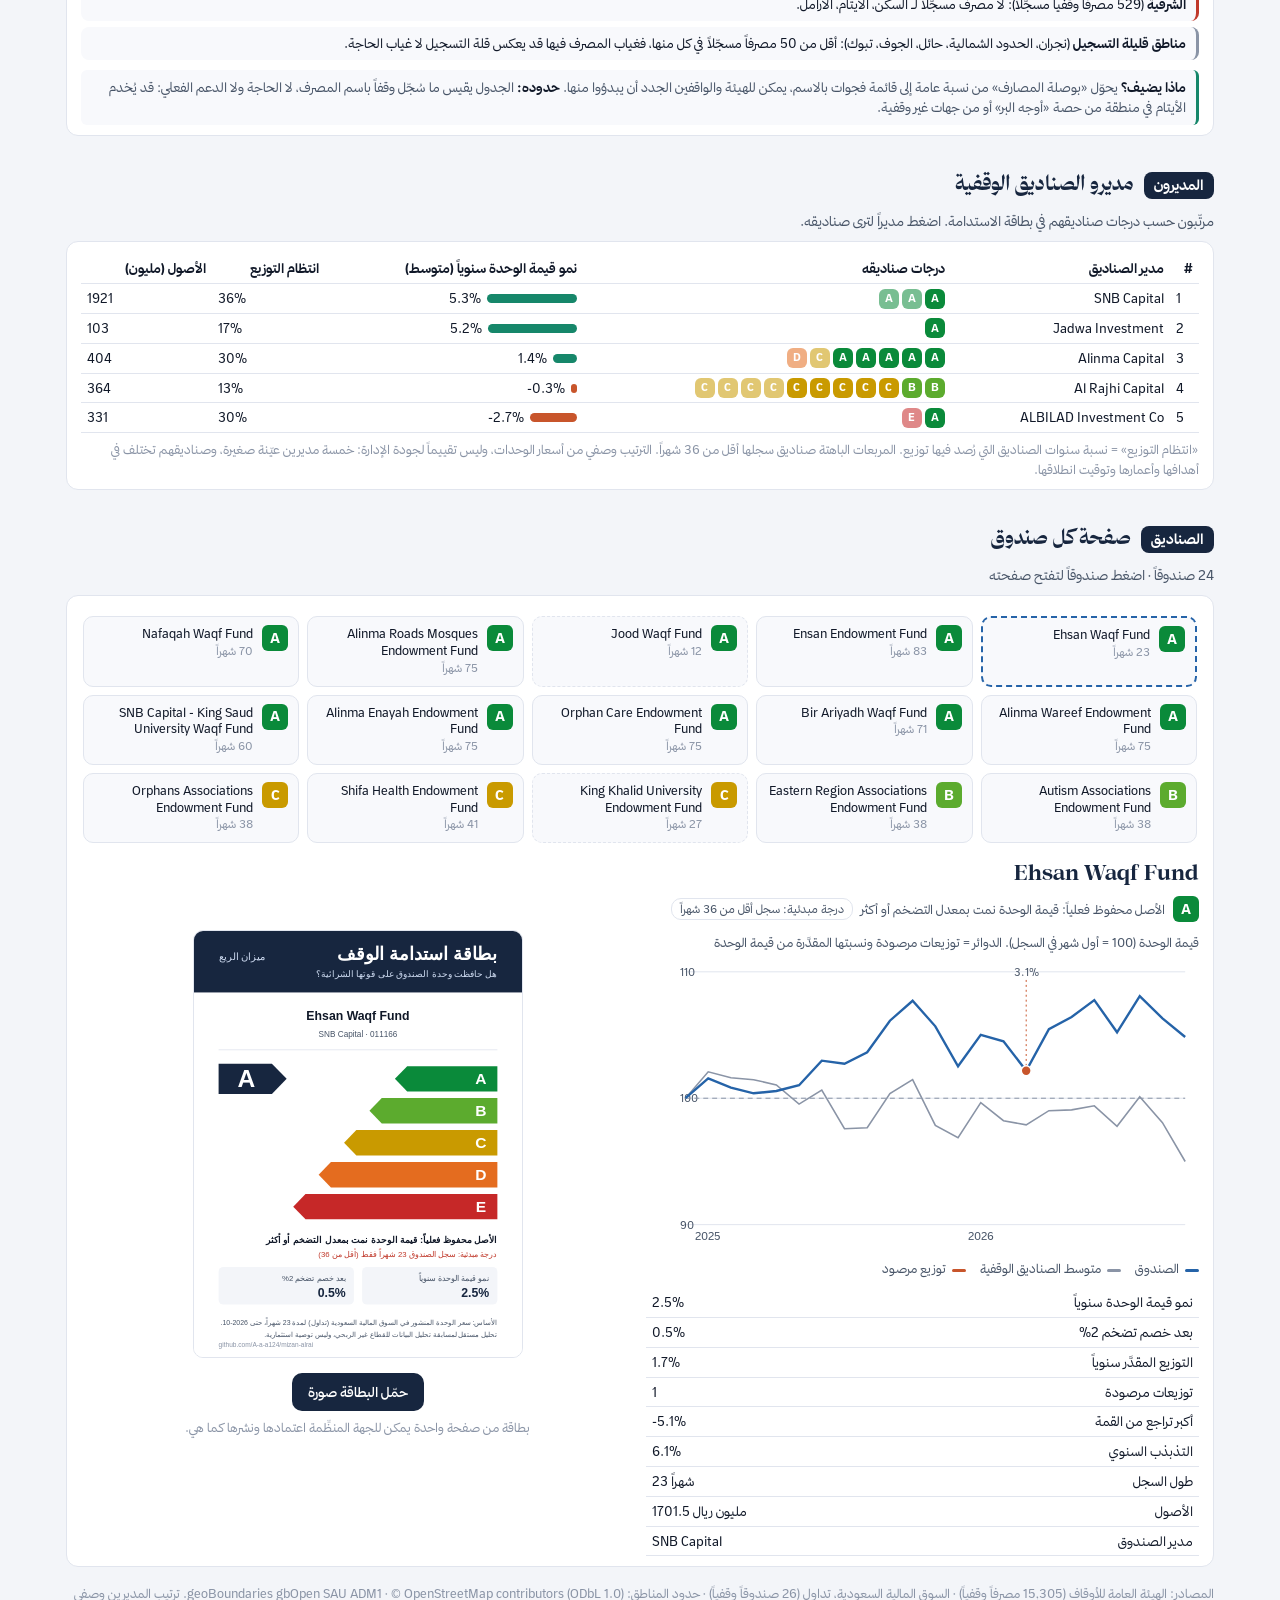
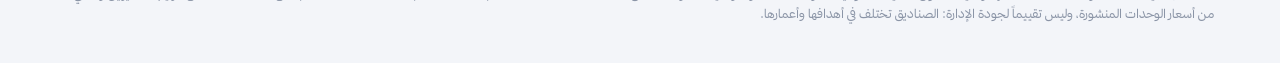
<file: dashboard/explore.html>
<!doctype html>
<html lang="ar" dir="rtl">
<head>
<meta charset="utf-8">
<meta name="viewport" content="width=device-width, initial-scale=1">
<title>ميزان الريع · استكشف البيانات</title>
<link rel="preconnect" href="https://fonts.googleapis.com"><link rel="preconnect" href="https://fonts.gstatic.com" crossorigin>
<link href="https://fonts.googleapis.com/css2?family=IBM+Plex+Sans+Arabic:wght@400;600;700&display=swap" rel="stylesheet">
<link rel="stylesheet" href="style.css?v=8">
</head>
<body>
<div class="wrap">
<header>
  <h1><span class="hl">استكشف البيانات</span></h1>
  <p>أين يتركّز الوقف في المملكة وأين يغيب؟ ومن يدير الصناديق الوقفية وكيف حافظت على قيمة وحداتها؟ كل ما هنا من البيانات المفتوحة نفسها.</p>
</header>
<nav class="jump" aria-label="أقسام الصفحة">
  <a href="#mapSec">خريطة المناطق</a><a href="#gapSec">فجوات المصارف</a><a href="#mgrSec">مديرو الصناديق</a><a href="#fundSec">صفحة كل صندوق</a>
</nav>

<div class="sol-head" id="mapSec"><span class="num">الخريطة</span><h2>الوقف في مناطق المملكة</h2>
  <p>اختر المؤشر الذي تتلوّن به الخريطة، ثم اضغط أي منطقة لتفتح بطاقتها.</p></div>
<section class="grid2">
  <div class="card">
    <div class="chips" id="mapChips" role="group" aria-label="مؤشر الخريطة"></div>
    <svg id="map" class="map" role="group" aria-label="خريطة مناطق المملكة"></svg>
    <div class="ramp" id="ramp"></div>
    <div class="tip" id="tipM"></div>
  </div>
  <div class="card" id="regionCard" aria-live="polite"></div>
</section>

<div class="sol-head" id="gapSec"><span class="num">الفجوات</span><h2>أين يغيب الوقف عن الرعاية الاجتماعية؟</h2>
  <p id="gapLead"></p></div>
<section class="card">
  <div class="chips"><button class="chip" id="heatToggle" aria-pressed="false">أظهر كل المصارف (24)</button></div>
  <div class="sub">كل خانة = عدد المصارف الوقفية المسجّلة لهذا المصرف في هذه المنطقة، واللون أغمق كلما كبرت حصته من المنطقة. <b style="color:var(--critical)">✕</b> = مصرف اجتماعي غائب تماماً.</div>
  <div class="heat-wrap"><table class="heat" id="heat"></table></div>
  <div class="gap-list" id="gapList"></div>
  <div class="adds"><b>ماذا يضيف؟</b> يحوّل «بوصلة المصارف» من نسبة عامة إلى قائمة فجوات بالاسم، يمكن للهيئة والواقفين الجدد أن يبدؤوا منها.
    <b>حدوده:</b> الجدول يقيس ما سُجّل وقفاً باسم المصرف، لا الحاجة ولا الدعم الفعلي: قد يُخدم الأيتام في منطقة من حصة «أوجه البر» أو من جهات غير وقفية.</div>
</section>

<div class="sol-head" id="mgrSec"><span class="num">المديرون</span><h2>مديرو الصناديق الوقفية</h2>
  <p>مرتّبون حسب درجات صناديقهم في بطاقة الاستدامة. اضغط مديراً لترى صناديقه.</p></div>
<section class="card">
  <div class="heat-wrap"><table class="t" id="managers"></table></div>
  <div class="note">«انتظام التوزيع» = نسبة سنوات الصناديق التي رُصد فيها توزيع. المربعات الباهتة صناديق سجلها أقل من 36 شهراً.
    الترتيب وصفي من أسعار الوحدات، وليس تقييماً لجودة الإدارة: خمسة مديرين عيّنة صغيرة، وصناديقهم تختلف في أهدافها وأعمارها وتوقيت انطلاقها.</div>
</section>

<div class="sol-head" id="fundSec"><span class="num">الصناديق</span><h2>صفحة كل صندوق</h2>
  <p id="fundsSub"></p></div>
<section class="card">
  <div class="fund-grid" id="fundGrid" style="max-height:230px"></div>
  <div class="panel" id="fundPanel">
    <h2 class="ltr" id="fundName" style="font-size:21px;color:var(--navy);text-align:right"></h2>
    <div class="sub" id="fundMeta" style="display:flex;gap:8px;align-items:center;flex-wrap:wrap;margin-top:6px"></div>
    <div class="grid2" style="margin-top:8px">
      <div style="position:relative">
        <div class="sub">قيمة الوحدة (100 = أول شهر في السجل). الدوائر = توزيعات مرصودة ونسبتها المقدَّرة من قيمة الوحدة</div>
        <svg id="fundChart" viewBox="0 0 560 300" role="img" aria-label="منحنى قيمة وحدة الصندوق"></svg>
        <div class="legend"><span><i style="background:var(--series-1)"></i>الصندوق</span><span><i style="background:var(--text-muted)"></i>متوسط الصناديق الوقفية</span><span><i style="background:var(--series-2)"></i>توزيع مرصود</span></div>
        <div class="tip" id="tipFund"></div>
        <table class="t" id="fundStats" style="margin-top:10px"></table>
      </div>
      <div style="text-align:center">
        <img class="cert" id="certImg" alt="بطاقة استدامة الوقف لهذا الصندوق">
        <div style="margin-top:8px"><button class="btn" id="certBtn" type="button">حمّل البطاقة صورة</button></div>
        <div class="note">بطاقة من صفحة واحدة يمكن للجهة المنظِّمة اعتمادها ونشرها كما هي.</div>
      </div>
    </div>
  </div>
</section>

<footer id="foot"></footer>
</div>

<script src="data.js?v=8"></script>
<script src="map.js?v=8"></script>
<script src="common.js?v=8"></script>
<script src="explore.js?v=8"></script>
</body>
</html>
</file>
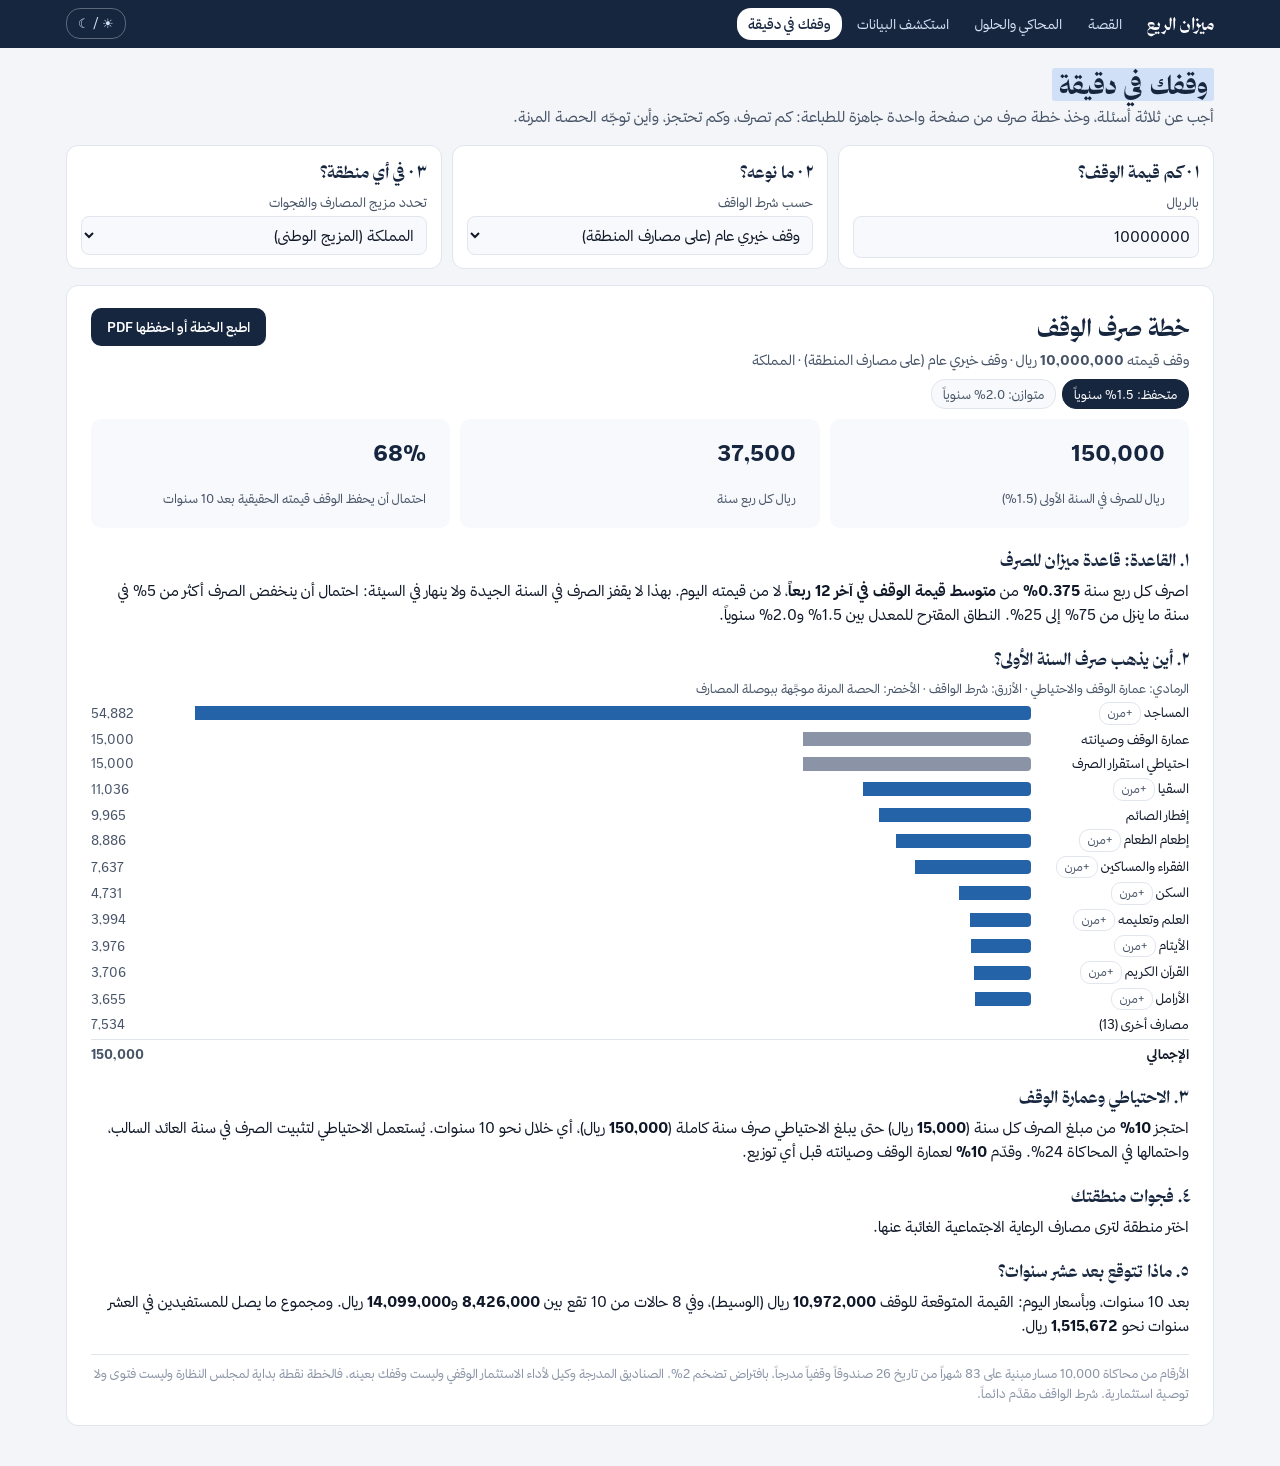
<file: dashboard/plan.html>
<!doctype html>
<html lang="ar" dir="rtl">
<head>
<meta charset="utf-8">
<meta name="viewport" content="width=device-width, initial-scale=1">
<title>ميزان الريع · وقفك في دقيقة</title>
<link rel="preconnect" href="https://fonts.googleapis.com"><link rel="preconnect" href="https://fonts.gstatic.com" crossorigin>
<link href="https://fonts.googleapis.com/css2?family=IBM+Plex+Sans+Arabic:wght@400;600;700&display=swap" rel="stylesheet">
<link rel="stylesheet" href="style.css?v=8">
</head>
<body>
<div class="wrap">
<header class="noprint">
  <h1><span class="hl">وقفك في دقيقة</span></h1>
  <p>أجب عن ثلاثة أسئلة، وخذ خطة صرف من صفحة واحدة جاهزة للطباعة: كم تصرف، وكم تحتجز، وأين توجّه الحصة المرنة.</p>
</header>

<section class="steps" aria-label="الأسئلة الثلاثة">
  <div class="card"><b class="q">١ · كم قيمة الوقف؟</b><label for="pvalue">بالريال</label><input id="pvalue" type="number" min="100000" step="100000" value="10000000"></div>
  <div class="card"><b class="q">٢ · ما نوعه؟</b><label for="ptype">حسب شرط الواقف</label><select id="ptype"></select></div>
  <div class="card"><b class="q">٣ · في أي منطقة؟</b><label for="pregion">تحدد مزيج المصارف والفجوات</label><select id="pregion"></select></div>
</section>

<section class="sheet" aria-live="polite">
  <div style="display:flex;justify-content:space-between;gap:12px;flex-wrap:wrap;align-items:flex-start">
    <div><h2>خطة صرف الوقف</h2><div class="sub" id="planHead" style="font-size:14px;color:var(--text-secondary)"></div></div>
    <div class="noprint"><button class="btn" id="printBtn" type="button">اطبع الخطة أو احفظها PDF</button></div>
  </div>
  <div class="chips noprint" id="planChips" role="group" aria-label="معدل الصرف"></div>
  <div class="big" id="planBig"></div>

  <h3>١. القاعدة: قاعدة ميزان للصرف</h3><div id="planRule"></div>
  <h3>٢. أين يذهب صرف السنة الأولى؟</h3>
  <div class="sub" style="font-size:12.5px;color:var(--text-secondary)">الرمادي: عمارة الوقف والاحتياطي · الأزرق: شرط الواقف · الأخضر: الحصة المرنة موجَّهة ببوصلة المصارف</div>
  <div id="planAlloc"></div>
  <h3>٣. الاحتياطي وعمارة الوقف</h3><div id="planReserve"></div>
  <h3>٤. فجوات منطقتك</h3><div id="planGaps"></div>
  <h3>٥. ماذا تتوقع بعد عشر سنوات؟</h3><div id="planOutlook"></div>
  <div class="note" id="planFoot" style="margin-top:16px;border-top:1px solid var(--rule);padding-top:8px"></div>
</section>
</div>

<script src="data.js?v=8"></script>
<script src="common.js?v=8"></script>
<script src="plan.js?v=8"></script>
</body>
</html>
</file>
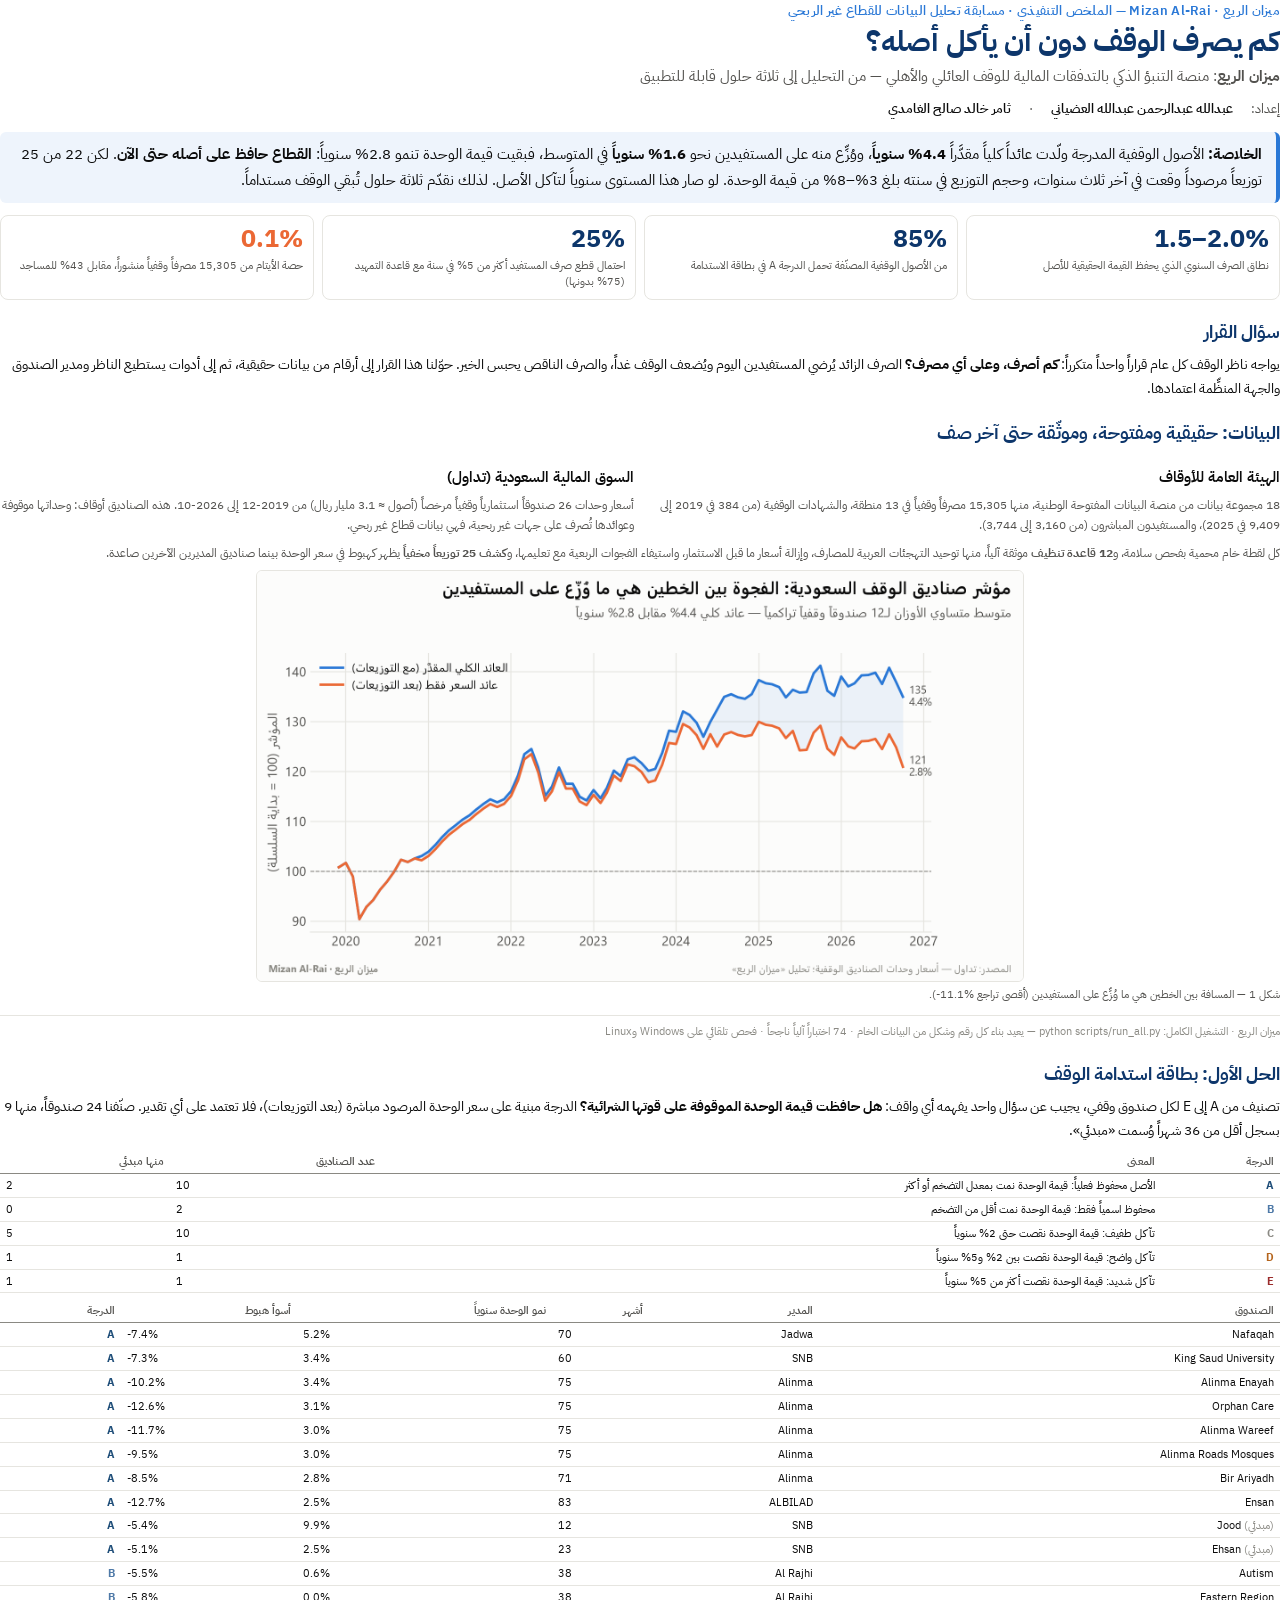
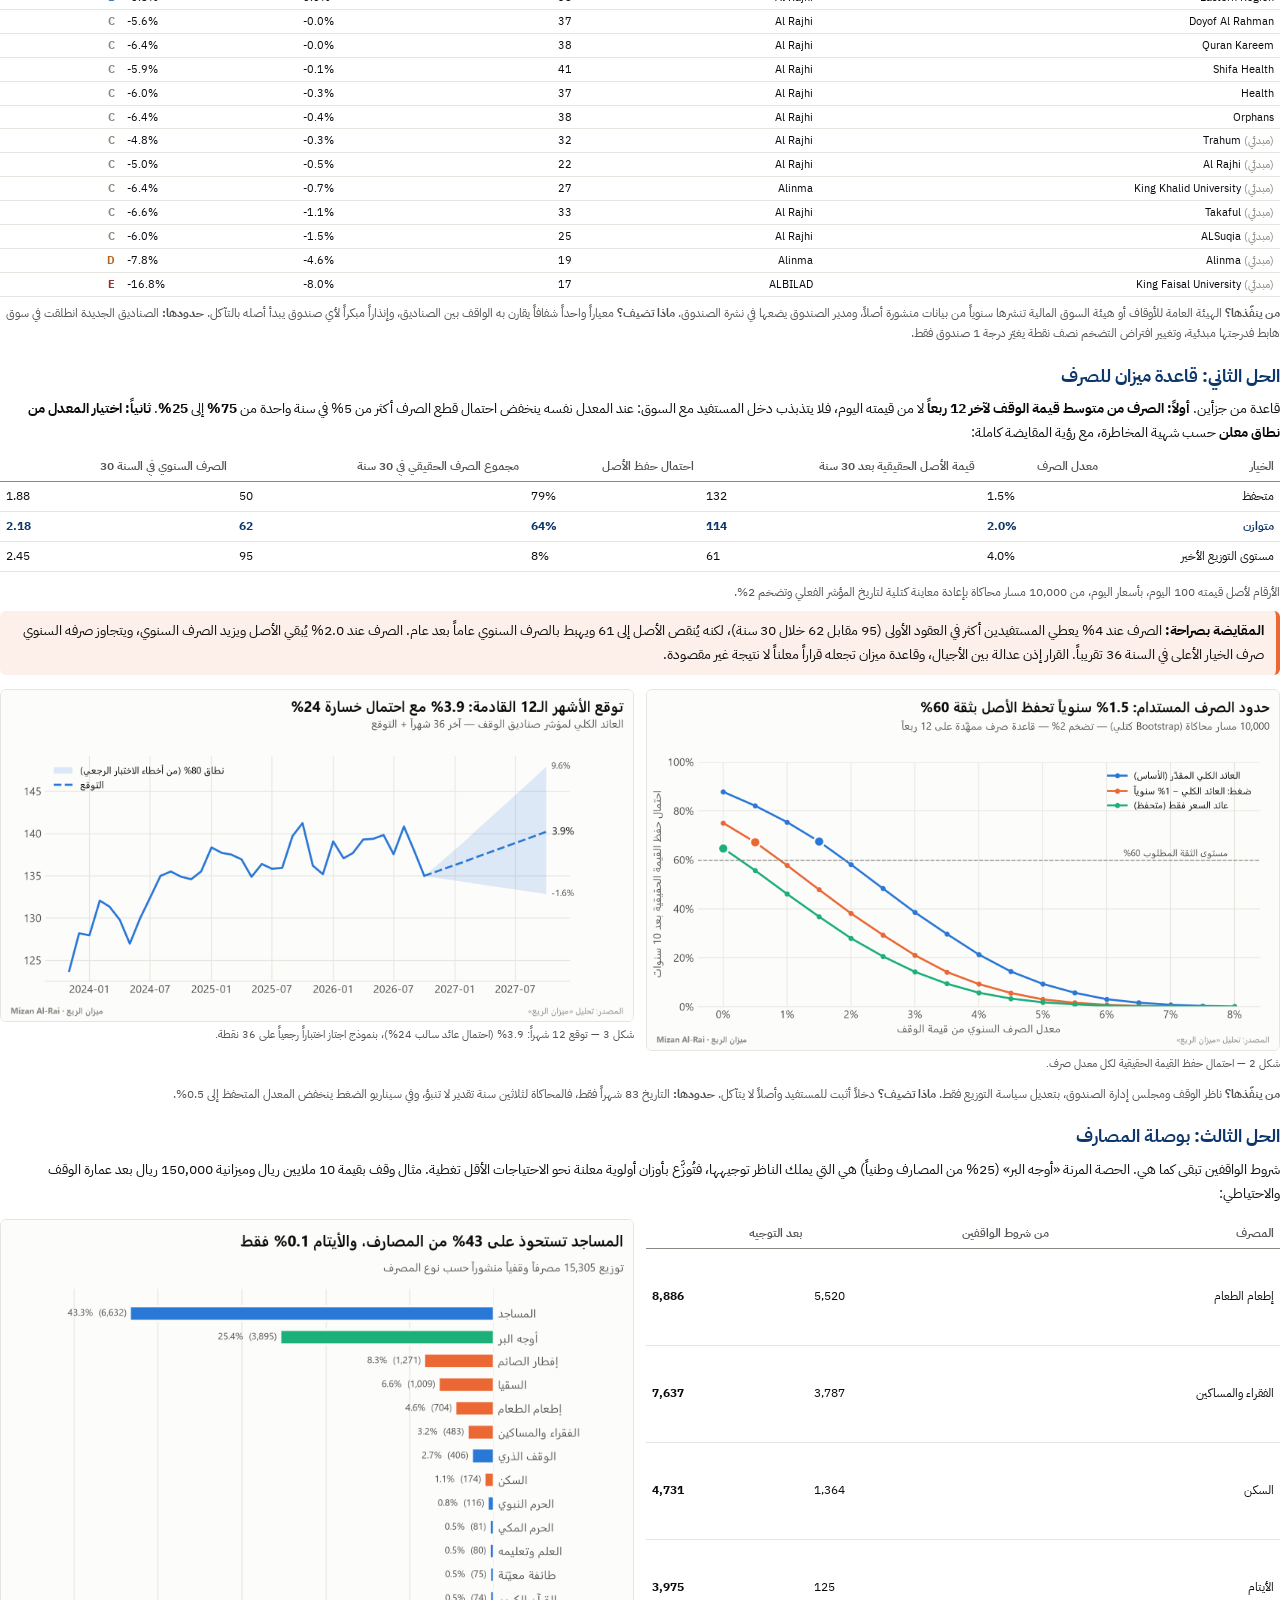
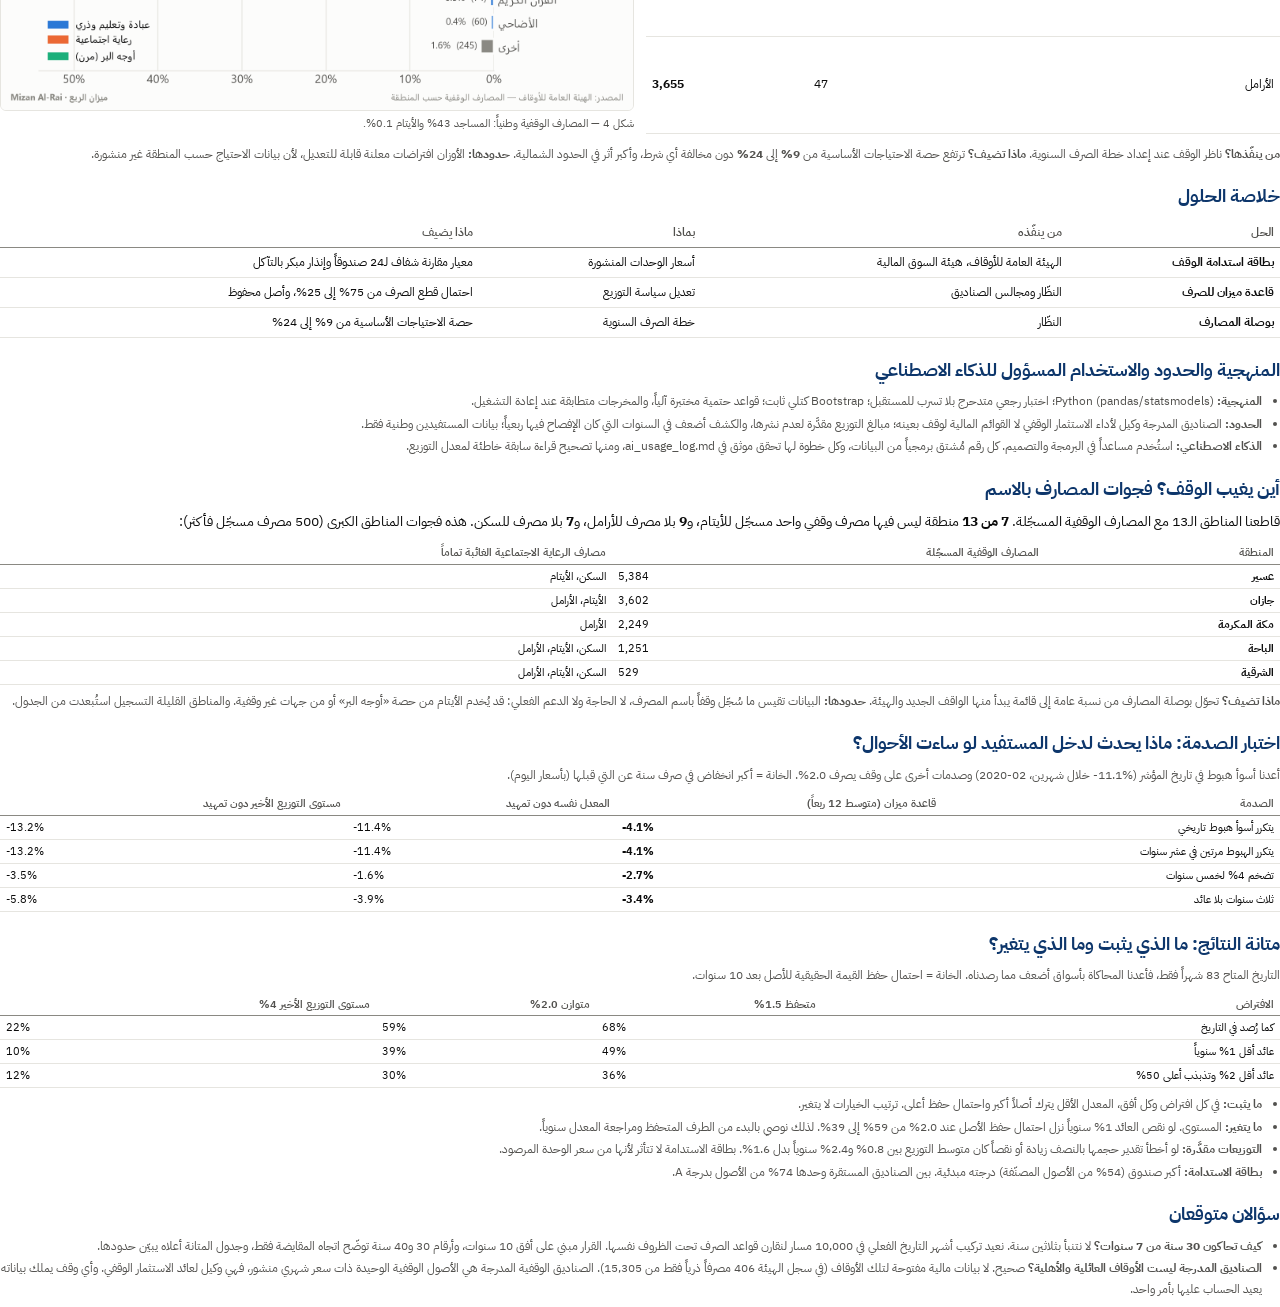
<file: report/executive_summary.html>
<!doctype html><html lang="ar" dir="rtl"><head><meta charset="utf-8">
<title>ميزان الريع — الملخص التنفيذي</title>
<link rel="preconnect" href="https://fonts.googleapis.com"><link rel="preconnect" href="https://fonts.gstatic.com" crossorigin>
<link href="https://fonts.googleapis.com/css2?family=IBM+Plex+Sans+Arabic:wght@400;500;600;700&display=swap" rel="stylesheet">
<style>
@page { size: A4; margin: 15mm 16mm 16mm 16mm; }
:root { --ink:#0b0b0b; --ink2:#52514e; --ink3:#8a8983; --paper:#fcfcfb; --rule:#e6e5e0;
        --navy:#0d366b; --blue:#2a78d6; --blue-soft:#eef4fc; --paper-in:#ffffff; --orange:#eb6834; --orange-soft:#fdf0ea;
        --green:#1baf7a; }
* { box-sizing: border-box; }
html, body { background:#ffffff; }
body { margin:0; color:var(--ink); font-family:"IBM Plex Sans Arabic","Segoe UI",Tahoma,sans-serif;
       font-size:10.3pt; line-height:1.75; direction:rtl; text-align:right;
       -webkit-print-color-adjust:exact; print-color-adjust:exact; }
.page { page-break-after: always; }
.page:last-child { page-break-after: auto; }
h1 { font-size:22pt; line-height:1.3; margin:0 0 4px; color:var(--navy); font-weight:700; letter-spacing:-.2px; }
h2 { font-size:13.5pt; color:var(--navy); margin:16px 0 6px; font-weight:700; }
h3 { font-size:11pt; margin:10px 0 4px; font-weight:600; }
p { margin:0 0 7px; }
.eyebrow { color:var(--blue); font-weight:600; font-size:9.5pt; letter-spacing:.3px; }
.sub { color:var(--ink2); font-size:11pt; margin-bottom:12px; }
.team { display:flex; gap:18px; flex-wrap:wrap; font-size:9.5pt; color:var(--ink2); margin:-4px 0 10px; }
.team b { color:var(--ink); font-weight:600; }
.meta { color:var(--ink3); font-size:8.5pt; border-top:1px solid var(--rule); padding-top:6px; margin-top:6px; }
.lede { background:var(--blue-soft); border-right:4px solid var(--blue); padding:10px 14px; border-radius:6px;
        font-size:11pt; margin:12px 0; }
.kpis { display:grid; grid-template-columns:repeat(4,1fr); gap:8px; margin:12px 0 10px; }
.kpi { border:1px solid var(--rule); border-radius:8px; padding:9px 10px 8px; background:#fff; }
.kpi .v { font-size:19pt; font-weight:700; color:var(--navy); line-height:1.15; }
.kpi .v.warn { color:var(--orange); }
.kpi .l { font-size:8.6pt; color:var(--ink2); line-height:1.45; margin-top:3px; }
.two { display:grid; grid-template-columns:1fr 1fr; gap:12px; }
figure { margin:6px 0 10px; }
figure img { width:100%; border:1px solid var(--rule); border-radius:6px; display:block; }
figure.md img { width:80%; margin:0 auto; }
figure.sm img { width:60%; margin:0 auto; }
table.compact { font-size:8.1pt; margin:4px 0 6px; }
table.compact td, table.compact th { padding:2px 6px; }
figcaption { font-size:8.5pt; color:var(--ink2); margin-top:3px; }
table { width:100%; border-collapse:collapse; font-size:9pt; margin:6px 0 10px; }
th { text-align:right; color:var(--ink2); font-weight:600; border-bottom:1.5px solid var(--ink3); padding:4px 6px; }
td { border-bottom:1px solid var(--rule); padding:4px 6px; }
td.n { font-variant-numeric: tabular-nums; direction:ltr; text-align:left; }
.rec { counter-reset: r; padding:0; margin:6px 0; list-style:none; }
.rec li { counter-increment:r; position:relative; padding:7px 40px 7px 10px; margin-bottom:6px; border-radius:6px;
          background:#fff; border:1px solid var(--rule); }
.rec li::before { content:counter(r); position:absolute; right:10px; top:7px; width:21px; height:21px; border-radius:50%;
                  background:var(--navy); color:#fff; font-weight:700; font-size:9pt; text-align:center; line-height:21px; }
.rec b { color:var(--navy); }
.callout { background:var(--orange-soft); border-right:4px solid var(--orange); padding:8px 12px; border-radius:6px;
           margin:8px 0; }
.small { font-size:8.8pt; color:var(--ink2); }
ul.tight { margin:4px 0 8px; padding-right:18px; }
ul.tight li { margin-bottom:2px; }
.ltr { direction:ltr; unicode-bidi:embed; }
</style></head><body>

<section class="page">
  <div class="eyebrow">ميزان الريع · <span class="ltr">Mizan Al-Rai</span> — الملخص التنفيذي · مسابقة تحليل البيانات للقطاع غير الربحي</div>
  <h1>كم يصرف الوقف دون أن يأكل أصله؟</h1>
  <div class="sub"><b>ميزان الريع</b>: منصة التنبؤ الذكي بالتدفقات المالية للوقف العائلي والأهلي — من التحليل إلى ثلاثة حلول قابلة للتطبيق</div>
  <div class="team">إعداد: <b>عبدالله عبدالرحمن عبدالله العضياني</b> · <b>ثامر خالد صالح الغامدي</b></div>

  <div class="lede"><b>الخلاصة:</b> الأصول الوقفية المدرجة ولّدت عائداً كلياً مقدَّراً <b>4.4% سنوياً</b>، ووُزِّع منه على المستفيدين
  نحو <b>1.6% سنوياً</b> في المتوسط، فبقيت قيمة الوحدة تنمو 2.8% سنوياً: <b>القطاع حافظ على أصله حتى الآن</b>.
  لكن 22 من 25 توزيعاً مرصوداً وقعت في آخر ثلاث سنوات، وحجم التوزيع في سنته بلغ 3%–8% من قيمة الوحدة.
  لو صار هذا المستوى سنوياً لتآكل الأصل. لذلك نقدّم ثلاثة حلول تُبقي الوقف مستداماً.</div>

  <div class="kpis">
    <div class="kpi"><div class="v"><span class="ltr">1.5–2.0%</span></div><div class="l">نطاق الصرف السنوي الذي يحفظ القيمة الحقيقية للأصل</div></div>
    <div class="kpi"><div class="v">85%</div><div class="l">من الأصول الوقفية المصنّفة تحمل الدرجة A في بطاقة الاستدامة</div></div>
    <div class="kpi"><div class="v">25%</div><div class="l">احتمال قطع صرف المستفيد أكثر من 5% في سنة مع قاعدة التمهيد (75% بدونها)</div></div>
    <div class="kpi"><div class="v warn">0.1%</div><div class="l">حصة الأيتام من 15,305 مصرفاً وقفياً منشوراً، مقابل 43% للمساجد</div></div>
  </div>

  <h2>سؤال القرار</h2>
  <p>يواجه ناظر الوقف كل عام قراراً واحداً متكرراً: <b>كم أصرف، وعلى أي مصرف؟</b> الصرف الزائد يُرضي المستفيدين اليوم ويُضعف
  الوقف غداً، والصرف الناقص يحبس الخير. حوّلنا هذا القرار إلى أرقام من بيانات حقيقية، ثم إلى أدوات يستطيع الناظر ومدير الصندوق والجهة المنظِّمة اعتمادها.</p>

  <h2>البيانات: حقيقية ومفتوحة، وموثّقة حتى آخر صف</h2>
  <div class="two">
    <div><h3>الهيئة العامة للأوقاف</h3>
      <p class="small">18 مجموعة بيانات من منصة البيانات المفتوحة الوطنية، منها 15,305 مصرفاً وقفياً في 13 منطقة، والشهادات الوقفية
      (من 384 في 2019 إلى 9,409 في 2025)، والمستفيدون المباشرون (من 3,160 إلى 3,744).</p></div>
    <div><h3>السوق المالية السعودية (تداول)</h3>
      <p class="small">أسعار وحدات 26 صندوقاً استثمارياً وقفياً مرخصاً (أصول ≈ 3.1 مليار ريال) من 2019-12 إلى 2026-10.
      هذه الصناديق أوقاف: وحداتها موقوفة وعوائدها تُصرف على جهات غير ربحية، فهي بيانات قطاع غير ربحي.</p></div>
  </div>
  <p class="small">كل لقطة خام محمية بفحص سلامة، و<b>12 قاعدة تنظيف</b> موثقة آلياً، منها توحيد التهجئات العربية للمصارف، وإزالة أسعار ما قبل الاستثمار،
  واستيفاء الفجوات الربعية مع تعليمها، و<b>كشف 25 توزيعاً مخفياً</b> يظهر كهبوط في سعر الوحدة بينما صناديق المديرين الآخرين صاعدة.</p>
  <figure class="sm"><img src="../outputs/figures/fig04_waqf_index.png"><figcaption>شكل 1 — المسافة بين الخطين هي ما وُزِّع على المستفيدين (أقصى تراجع <span class="ltr">-11.1%</span>).</figcaption></figure>
  <div class="meta">ميزان الريع · التشغيل الكامل: <span class="ltr">python scripts/run_all.py</span> — يعيد بناء كل رقم وشكل من البيانات الخام · 74 اختباراً آلياً ناجحاً · فحص تلقائي على Windows وLinux</div>
</section>

<section class="page">
  <h2>الحل الأول: بطاقة استدامة الوقف</h2>
  <p>تصنيف من A إلى E لكل صندوق وقفي، يجيب عن سؤال واحد يفهمه أي واقف: <b>هل حافظت قيمة الوحدة الموقوفة على قوتها الشرائية؟</b>
  الدرجة مبنية على سعر الوحدة المرصود مباشرة (بعد التوزيعات)، فلا تعتمد على أي تقدير. صنّفنا 24 صندوقاً، منها 9 بسجل أقل من 36 شهراً وُسمت «مبدئي».</p>
  <table class="compact"><thead><tr><th>الدرجة</th><th>المعنى</th><th>عدد الصناديق</th><th>منها مبدئي</th></tr></thead><tbody>
  <tr><td><b style='color:#1F4E79'>A</b></td><td>الأصل محفوظ فعلياً: قيمة الوحدة نمت بمعدل التضخم أو أكثر</td><td class='n'>10</td><td class='n'>2</td></tr>
  <tr><td><b style='color:#4F7AA8'>B</b></td><td>محفوظ اسمياً فقط: قيمة الوحدة نمت أقل من التضخم</td><td class='n'>2</td><td class='n'>0</td></tr>
  <tr><td><b style='color:#8A8983'>C</b></td><td>تآكل طفيف: قيمة الوحدة نقصت حتى 2% سنوياً</td><td class='n'>10</td><td class='n'>5</td></tr>
  <tr><td><b style='color:#B5651D'>D</b></td><td>تآكل واضح: قيمة الوحدة نقصت بين 2% و5% سنوياً</td><td class='n'>1</td><td class='n'>1</td></tr>
  <tr><td><b style='color:#9B2C2C'>E</b></td><td>تآكل شديد: قيمة الوحدة نقصت أكثر من 5% سنوياً</td><td class='n'>1</td><td class='n'>1</td></tr>
  </tbody></table>
  <table class="compact"><thead><tr><th>الصندوق</th><th>المدير</th><th>أشهر</th><th>نمو الوحدة سنوياً</th><th>أسوأ هبوط</th><th>الدرجة</th></tr></thead><tbody>
  <tr><td class='ltr' style='text-align:right'>Nafaqah</td><td class='ltr' style='text-align:right'>Jadwa</td><td class='n'>70</td><td class='n'>5.2%</td><td class='n'>-7.4%</td><td><b style='color:#1F4E79'>A</b></td></tr>
  <tr><td class='ltr' style='text-align:right'>King Saud University</td><td class='ltr' style='text-align:right'>SNB</td><td class='n'>60</td><td class='n'>3.4%</td><td class='n'>-7.3%</td><td><b style='color:#1F4E79'>A</b></td></tr>
  <tr><td class='ltr' style='text-align:right'>Alinma Enayah</td><td class='ltr' style='text-align:right'>Alinma</td><td class='n'>75</td><td class='n'>3.4%</td><td class='n'>-10.2%</td><td><b style='color:#1F4E79'>A</b></td></tr>
  <tr><td class='ltr' style='text-align:right'>Orphan Care</td><td class='ltr' style='text-align:right'>Alinma</td><td class='n'>75</td><td class='n'>3.1%</td><td class='n'>-12.6%</td><td><b style='color:#1F4E79'>A</b></td></tr>
  <tr><td class='ltr' style='text-align:right'>Alinma Wareef</td><td class='ltr' style='text-align:right'>Alinma</td><td class='n'>75</td><td class='n'>3.0%</td><td class='n'>-11.7%</td><td><b style='color:#1F4E79'>A</b></td></tr>
  <tr><td class='ltr' style='text-align:right'>Alinma Roads Mosques</td><td class='ltr' style='text-align:right'>Alinma</td><td class='n'>75</td><td class='n'>3.0%</td><td class='n'>-9.5%</td><td><b style='color:#1F4E79'>A</b></td></tr>
  <tr><td class='ltr' style='text-align:right'>Bir Ariyadh</td><td class='ltr' style='text-align:right'>Alinma</td><td class='n'>71</td><td class='n'>2.8%</td><td class='n'>-8.5%</td><td><b style='color:#1F4E79'>A</b></td></tr>
  <tr><td class='ltr' style='text-align:right'>Ensan</td><td class='ltr' style='text-align:right'>ALBILAD</td><td class='n'>83</td><td class='n'>2.5%</td><td class='n'>-12.7%</td><td><b style='color:#1F4E79'>A</b></td></tr>
  <tr><td class='ltr' style='text-align:right'>Jood <span style="color:#8a8983">(مبدئي)</span></td><td class='ltr' style='text-align:right'>SNB</td><td class='n'>12</td><td class='n'>9.9%</td><td class='n'>-5.4%</td><td><b style='color:#1F4E79'>A</b></td></tr>
  <tr><td class='ltr' style='text-align:right'>Ehsan <span style="color:#8a8983">(مبدئي)</span></td><td class='ltr' style='text-align:right'>SNB</td><td class='n'>23</td><td class='n'>2.5%</td><td class='n'>-5.1%</td><td><b style='color:#1F4E79'>A</b></td></tr>
  <tr><td class='ltr' style='text-align:right'>Autism</td><td class='ltr' style='text-align:right'>Al Rajhi</td><td class='n'>38</td><td class='n'>0.6%</td><td class='n'>-5.5%</td><td><b style='color:#4F7AA8'>B</b></td></tr>
  <tr><td class='ltr' style='text-align:right'>Eastern Region</td><td class='ltr' style='text-align:right'>Al Rajhi</td><td class='n'>38</td><td class='n'>0.0%</td><td class='n'>-5.8%</td><td><b style='color:#4F7AA8'>B</b></td></tr>
  <tr><td class='ltr' style='text-align:right'>Doyof Al Rahman</td><td class='ltr' style='text-align:right'>Al Rajhi</td><td class='n'>37</td><td class='n'>-0.0%</td><td class='n'>-5.6%</td><td><b style='color:#8A8983'>C</b></td></tr>
  <tr><td class='ltr' style='text-align:right'>Quran Kareem</td><td class='ltr' style='text-align:right'>Al Rajhi</td><td class='n'>38</td><td class='n'>-0.0%</td><td class='n'>-6.4%</td><td><b style='color:#8A8983'>C</b></td></tr>
  <tr><td class='ltr' style='text-align:right'>Shifa Health</td><td class='ltr' style='text-align:right'>Al Rajhi</td><td class='n'>41</td><td class='n'>-0.1%</td><td class='n'>-5.9%</td><td><b style='color:#8A8983'>C</b></td></tr>
  <tr><td class='ltr' style='text-align:right'>Health</td><td class='ltr' style='text-align:right'>Al Rajhi</td><td class='n'>37</td><td class='n'>-0.3%</td><td class='n'>-6.0%</td><td><b style='color:#8A8983'>C</b></td></tr>
  <tr><td class='ltr' style='text-align:right'>Orphans</td><td class='ltr' style='text-align:right'>Al Rajhi</td><td class='n'>38</td><td class='n'>-0.4%</td><td class='n'>-6.4%</td><td><b style='color:#8A8983'>C</b></td></tr>
  <tr><td class='ltr' style='text-align:right'>Trahum <span style="color:#8a8983">(مبدئي)</span></td><td class='ltr' style='text-align:right'>Al Rajhi</td><td class='n'>32</td><td class='n'>-0.3%</td><td class='n'>-4.8%</td><td><b style='color:#8A8983'>C</b></td></tr>
  <tr><td class='ltr' style='text-align:right'>Al Rajhi <span style="color:#8a8983">(مبدئي)</span></td><td class='ltr' style='text-align:right'>Al Rajhi</td><td class='n'>22</td><td class='n'>-0.5%</td><td class='n'>-5.0%</td><td><b style='color:#8A8983'>C</b></td></tr>
  <tr><td class='ltr' style='text-align:right'>King Khalid University <span style="color:#8a8983">(مبدئي)</span></td><td class='ltr' style='text-align:right'>Alinma</td><td class='n'>27</td><td class='n'>-0.7%</td><td class='n'>-6.4%</td><td><b style='color:#8A8983'>C</b></td></tr>
  <tr><td class='ltr' style='text-align:right'>Takaful <span style="color:#8a8983">(مبدئي)</span></td><td class='ltr' style='text-align:right'>Al Rajhi</td><td class='n'>33</td><td class='n'>-1.1%</td><td class='n'>-6.6%</td><td><b style='color:#8A8983'>C</b></td></tr>
  <tr><td class='ltr' style='text-align:right'>ALSuqia <span style="color:#8a8983">(مبدئي)</span></td><td class='ltr' style='text-align:right'>Al Rajhi</td><td class='n'>25</td><td class='n'>-1.5%</td><td class='n'>-6.0%</td><td><b style='color:#8A8983'>C</b></td></tr>
  <tr><td class='ltr' style='text-align:right'>Alinma <span style="color:#8a8983">(مبدئي)</span></td><td class='ltr' style='text-align:right'>Alinma</td><td class='n'>19</td><td class='n'>-4.6%</td><td class='n'>-7.8%</td><td><b style='color:#B5651D'>D</b></td></tr>
  <tr><td class='ltr' style='text-align:right'>King Faisal University <span style="color:#8a8983">(مبدئي)</span></td><td class='ltr' style='text-align:right'>ALBILAD</td><td class='n'>17</td><td class='n'>-8.0%</td><td class='n'>-16.8%</td><td><b style='color:#9B2C2C'>E</b></td></tr>
  </tbody></table>
  <p class="small"><b>من ينفّذها؟</b> الهيئة العامة للأوقاف أو هيئة السوق المالية تنشرها سنوياً من بيانات منشورة أصلاً، ومدير الصندوق يضعها في نشرة الصندوق.
  <b>ماذا تضيف؟</b> معياراً واحداً شفافاً يقارن به الواقف بين الصناديق، وإنذاراً مبكراً لأي صندوق يبدأ أصله بالتآكل.
  <b>حدودها:</b> الصناديق الجديدة انطلقت في سوق هابط فدرجتها مبدئية، وتغيير افتراض التضخم نصف نقطة يغيّر درجة 1 صندوق فقط.</p>
</section>

<section class="page">
  <h2>الحل الثاني: قاعدة ميزان للصرف</h2>
  <p>قاعدة من جزأين. <b>أولاً: الصرف من متوسط قيمة الوقف لآخر 12 ربعاً</b> لا من قيمته اليوم، فلا يتذبذب دخل المستفيد مع السوق:
  عند المعدل نفسه ينخفض احتمال قطع الصرف أكثر من 5% في سنة واحدة من <b>75%</b> إلى <b>25%</b>.
  <b>ثانياً: اختيار المعدل من نطاق معلن</b> حسب شهية المخاطرة، مع رؤية المقايضة كاملة:</p>
  <table><thead><tr><th>الخيار</th><th>معدل الصرف</th><th>قيمة الأصل الحقيقية بعد 30 سنة</th><th>احتمال حفظ الأصل</th><th>مجموع الصرف الحقيقي في 30 سنة</th><th>الصرف السنوي في السنة 30</th></tr></thead><tbody>
  <tr><td>متحفظ</td><td class='n'>1.5%</td><td class='n'>132</td><td class='n'>79%</td><td class='n'>50</td><td class='n'>1.88</td></tr>
  <tr style="font-weight:700;color:#0d366b"><td>متوازن</td><td class='n'>2.0%</td><td class='n'>114</td><td class='n'>64%</td><td class='n'>62</td><td class='n'>2.18</td></tr>
  <tr><td>مستوى التوزيع الأخير</td><td class='n'>4.0%</td><td class='n'>61</td><td class='n'>8%</td><td class='n'>95</td><td class='n'>2.45</td></tr>
  </tbody></table>
  <p class="small">الأرقام لأصل قيمته 100 اليوم، بأسعار اليوم، من 10,000 مسار محاكاة بإعادة معاينة كتلية لتاريخ المؤشر الفعلي وتضخم 2%.</p>
  <div class="callout"><b>المقايضة بصراحة:</b> الصرف عند 4% يعطي المستفيدين أكثر في العقود الأولى (95 مقابل 62 خلال 30 سنة)،
  لكنه يُنقص الأصل إلى 61 ويهبط بالصرف السنوي عاماً بعد عام. الصرف عند 2.0% يُبقي الأصل ويزيد الصرف السنوي،
  ويتجاوز صرفه السنوي صرف الخيار الأعلى في السنة 36 تقريباً. القرار إذن عدالة بين الأجيال، وقاعدة ميزان تجعله قراراً معلناً لا نتيجة غير مقصودة.</div>
  <div class="two">
    <figure><img src="../outputs/figures/fig08_spending_frontier.png"><figcaption>شكل 2 — احتمال حفظ القيمة الحقيقية لكل معدل صرف.</figcaption></figure>
    <figure><img src="../outputs/figures/fig07_forecast.png"><figcaption>شكل 3 — توقع 12 شهراً: 3.9% (احتمال عائد سالب 24%)، بنموذج اجتاز اختباراً رجعياً على 36 نقطة.</figcaption></figure>
  </div>
  <p class="small"><b>من ينفّذها؟</b> ناظر الوقف ومجلس إدارة الصندوق، بتعديل سياسة التوزيع فقط. <b>ماذا تضيف؟</b> دخلاً أثبت للمستفيد وأصلاً لا يتآكل.
  <b>حدودها:</b> التاريخ 83 شهراً فقط، فالمحاكاة لثلاثين سنة تقدير لا تنبؤ، وفي سيناريو الضغط ينخفض المعدل المتحفظ إلى 0.5%.</p>
</section>

<section class="page">
  <h2>الحل الثالث: بوصلة المصارف</h2>
  <p>شروط الواقفين تبقى كما هي. الحصة المرنة «أوجه البر» (25% من المصارف وطنياً) هي التي يملك الناظر توجيهها، فتُوزَّع بأوزان أولوية معلنة نحو الاحتياجات الأقل تغطية.
  مثال وقف بقيمة 10 ملايين ريال وميزانية 150,000 ريال بعد عمارة الوقف والاحتياطي:</p>
  <div class="two">
    <table><thead><tr><th>المصرف</th><th>من شروط الواقفين</th><th>بعد التوجيه</th></tr></thead><tbody>
    <tr><td>إطعام الطعام</td><td class='n'>5,520</td><td class='n'><b>8,886</b></td></tr>
    <tr><td>الفقراء والمساكين</td><td class='n'>3,787</td><td class='n'><b>7,637</b></td></tr>
    <tr><td>السكن</td><td class='n'>1,364</td><td class='n'><b>4,731</b></td></tr>
    <tr><td>الأيتام</td><td class='n'>125</td><td class='n'><b>3,975</b></td></tr>
    <tr><td>الأرامل</td><td class='n'>47</td><td class='n'><b>3,655</b></td></tr>
    </tbody></table>
    <figure><img src="../outputs/figures/fig02_masarif_national.png"><figcaption>شكل 4 — المصارف الوقفية وطنياً: المساجد 43% والأيتام 0.1%.</figcaption></figure>
  </div>
  <p class="small"><b>من ينفّذها؟</b> ناظر الوقف عند إعداد خطة الصرف السنوية. <b>ماذا تضيف؟</b> ترتفع حصة الاحتياجات الأساسية من <b>9%</b> إلى <b>24%</b> دون مخالفة أي شرط،
  وأكبر أثر في الحدود الشمالية. <b>حدودها:</b> الأوزان افتراضات معلنة قابلة للتعديل، لأن بيانات الاحتياج حسب المنطقة غير منشورة.</p>

  <h2>خلاصة الحلول</h2>
  <table><thead><tr><th>الحل</th><th>من ينفّذه</th><th>بماذا</th><th>ماذا يضيف</th></tr></thead><tbody>
    <tr><td><b>بطاقة استدامة الوقف</b></td><td>الهيئة العامة للأوقاف، هيئة السوق المالية</td><td>أسعار الوحدات المنشورة</td><td>معيار مقارنة شفاف لـ24 صندوقاً وإنذار مبكر بالتآكل</td></tr>
    <tr><td><b>قاعدة ميزان للصرف</b></td><td>النظّار ومجالس الصناديق</td><td>تعديل سياسة التوزيع</td><td>احتمال قطع الصرف من 75% إلى 25%، وأصل محفوظ</td></tr>
    <tr><td><b>بوصلة المصارف</b></td><td>النظّار</td><td>خطة الصرف السنوية</td><td>حصة الاحتياجات الأساسية من 9% إلى 24%</td></tr>
  </tbody></table>

  <h2>المنهجية والحدود والاستخدام المسؤول للذكاء الاصطناعي</h2>
  <ul class="tight small">
    <li><b>المنهجية:</b> Python (pandas/statsmodels)؛ اختبار رجعي متدحرج بلا تسرب للمستقبل؛ Bootstrap كتلي ثابت؛ قواعد حتمية مختبرة آلياً، والمخرجات متطابقة عند إعادة التشغيل.</li>
    <li><b>الحدود:</b> الصناديق المدرجة وكيل لأداء الاستثمار الوقفي لا القوائم المالية لوقف بعينه؛ مبالغ التوزيع مقدَّرة لعدم نشرها، والكشف أضعف في السنوات التي كان الإفصاح فيها ربعياً؛ بيانات المستفيدين وطنية فقط.</li>
    <li><b>الذكاء الاصطناعي:</b> استُخدم مساعداً في البرمجة والتصميم. كل رقم مُشتق برمجياً من البيانات، وكل خطوة لها تحقق موثق في <span class="ltr">ai_usage_log.md</span>، ومنها تصحيح قراءة سابقة خاطئة لمعدل التوزيع.</li>
  </ul>
</section>

<section class="page">
  <h2>أين يغيب الوقف؟ فجوات المصارف بالاسم</h2>
  <p>قاطعنا المناطق الـ13 مع المصارف الوقفية المسجّلة. <b>7 من 13</b> منطقة ليس فيها مصرف وقفي واحد مسجّل للأيتام،
  و<b>9</b> بلا مصرف للأرامل، و<b>7</b> بلا مصرف للسكن. هذه فجوات المناطق الكبرى (500 مصرف مسجّل فأكثر):</p>
  <table class="compact"><thead><tr><th>المنطقة</th><th>المصارف الوقفية المسجّلة</th><th>مصارف الرعاية الاجتماعية الغائبة تماماً</th></tr></thead><tbody>
  <tr><td><b>عسير</b></td><td class='n'>5,384</td><td>السكن، الأيتام</td></tr>
  <tr><td><b>جازان</b></td><td class='n'>3,602</td><td>الأيتام، الأرامل</td></tr>
  <tr><td><b>مكة المكرمة</b></td><td class='n'>2,249</td><td>الأرامل</td></tr>
  <tr><td><b>الباحة</b></td><td class='n'>1,251</td><td>السكن، الأيتام، الأرامل</td></tr>
  <tr><td><b>الشرقية</b></td><td class='n'>529</td><td>السكن، الأيتام، الأرامل</td></tr>
  </tbody></table>
  <p class="small"><b>ماذا تضيف؟</b> تحوّل بوصلة المصارف من نسبة عامة إلى قائمة يبدأ منها الواقف الجديد والهيئة.
  <b>حدودها:</b> البيانات تقيس ما سُجّل وقفاً باسم المصرف، لا الحاجة ولا الدعم الفعلي: قد يُخدم الأيتام من حصة «أوجه البر» أو من جهات غير وقفية.
  والمناطق القليلة التسجيل استُبعدت من الجدول.</p>

  <h2>اختبار الصدمة: ماذا يحدث لدخل المستفيد لو ساءت الأحوال؟</h2>
  <p class="small">أعدنا أسوأ هبوط في تاريخ المؤشر (<span class="ltr">-11.1%</span> خلال شهرين، <span class="ltr">2020-02</span>) وصدمات أخرى على وقف يصرف 2.0%. الخانة = أكبر انخفاض في صرف سنة عن التي قبلها (بأسعار اليوم).</p>
  <table class="compact"><thead><tr><th>الصدمة</th><th>قاعدة ميزان (متوسط 12 ربعاً)</th><th>المعدل نفسه دون تمهيد</th><th>مستوى التوزيع الأخير دون تمهيد</th></tr></thead><tbody>
  <tr><td>يتكرر أسوأ هبوط تاريخي</td><td class='n'><b>-4.1%</b></td><td class='n'>-11.4%</td><td class='n'>-13.2%</td></tr>
  <tr><td>يتكرر الهبوط مرتين في عشر سنوات</td><td class='n'><b>-4.1%</b></td><td class='n'>-11.4%</td><td class='n'>-13.2%</td></tr>
  <tr><td>تضخم 4% لخمس سنوات</td><td class='n'><b>-2.7%</b></td><td class='n'>-1.6%</td><td class='n'>-3.5%</td></tr>
  <tr><td>ثلاث سنوات بلا عائد</td><td class='n'><b>-3.4%</b></td><td class='n'>-3.9%</td><td class='n'>-5.8%</td></tr>
  </tbody></table>

  <h2>متانة النتائج: ما الذي يثبت وما الذي يتغير؟</h2>
  <p class="small">التاريخ المتاح 83 شهراً فقط، فأعدنا المحاكاة بأسواق أضعف مما رصدناه. الخانة = احتمال حفظ القيمة الحقيقية للأصل بعد 10 سنوات.</p>
  <table class="compact"><thead><tr><th>الافتراض</th><th>متحفظ 1.5%</th><th>متوازن 2.0%</th><th>مستوى التوزيع الأخير 4%</th></tr></thead><tbody>
  <tr><td>كما رُصد في التاريخ</td><td class='n'>68%</td><td class='n'>59%</td><td class='n'>22%</td></tr>
  <tr><td>عائد أقل 1% سنوياً</td><td class='n'>49%</td><td class='n'>39%</td><td class='n'>10%</td></tr>
  <tr><td>عائد أقل 2% وتذبذب أعلى 50%</td><td class='n'>36%</td><td class='n'>30%</td><td class='n'>12%</td></tr>
  </tbody></table>
  <ul class="tight small">
    <li><b>ما يثبت:</b> في كل افتراض وكل أفق، المعدل الأقل يترك أصلاً أكبر واحتمال حفظ أعلى. ترتيب الخيارات لا يتغير.</li>
    <li><b>ما يتغير:</b> المستوى. لو نقص العائد 1% سنوياً نزل احتمال حفظ الأصل عند 2.0% من 59% إلى 39%. لذلك نوصي بالبدء من الطرف المتحفظ ومراجعة المعدل سنوياً.</li>
    <li><b>التوزيعات مقدَّرة:</b> لو أخطأ تقدير حجمها بالنصف زيادة أو نقصاً كان متوسط التوزيع بين 0.8% و2.4% سنوياً بدل 1.6%. بطاقة الاستدامة لا تتأثر لأنها من سعر الوحدة المرصود.</li>
    <li><b>بطاقة الاستدامة:</b> أكبر صندوق (54% من الأصول المصنّفة) درجته مبدئية. بين الصناديق المستقرة وحدها 74% من الأصول بدرجة A.</li>
  </ul>

  <h2>سؤالان متوقعان</h2>
  <ul class="tight small">
    <li><b>كيف تحاكون 30 سنة من 7 سنوات؟</b> لا نتنبأ بثلاثين سنة. نعيد تركيب أشهر التاريخ الفعلي في 10,000 مسار لنقارن قواعد الصرف تحت الظروف نفسها. القرار مبني على أفق 10 سنوات، وأرقام 30 و40 سنة توضّح اتجاه المقايضة فقط، وجدول المتانة أعلاه يبيّن حدودها.</li>
    <li><b>الصناديق المدرجة ليست الأوقاف العائلية والأهلية؟</b> صحيح. لا بيانات مالية مفتوحة لتلك الأوقاف (في سجل الهيئة 406 مصرفاً ذرياً فقط من 15,305). الصناديق الوقفية المدرجة هي الأصول الوقفية الوحيدة ذات سعر شهري منشور، فهي وكيل لعائد الاستثمار الوقفي. وأي وقف يملك بياناته يعيد الحساب عليها بأمر واحد.</li>
  </ul>
</section>
</body></html>
</file>
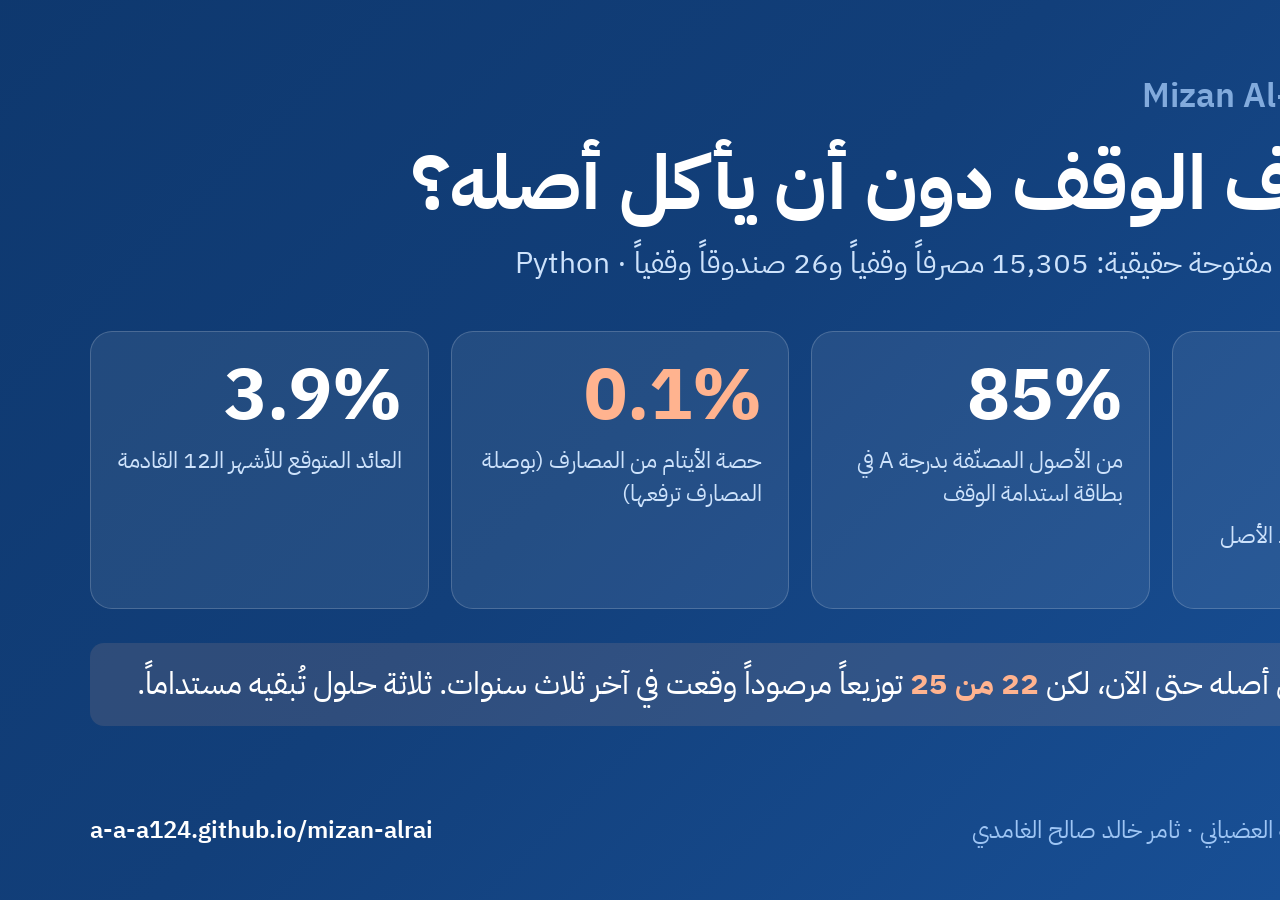
<file: outputs/social/x_card.html>
<!doctype html><html lang="ar" dir="rtl"><head><meta charset="utf-8">
<link href="https://fonts.googleapis.com/css2?family=IBM+Plex+Sans+Arabic:wght@400;600;700&display=swap" rel="stylesheet">
<style>
*{box-sizing:border-box}html,body{margin:0;width:1600px;height:900px;overflow:hidden}
body{background:linear-gradient(135deg,#0d366b 0%,#123f7a 55%,#184f95 100%);color:#fff;
  font-family:"IBM Plex Sans Arabic","Segoe UI",Tahoma,sans-serif;padding:70px 90px;position:relative}
.brand{font-size:34px;font-weight:600;color:#9ec5f4}.brand span{direction:ltr;unicode-bidi:embed;opacity:.8}
h1{font-size:76px;line-height:1.2;margin:18px 0 10px;font-weight:700}
.sub{font-size:30px;color:#cde2fb;margin-bottom:46px}
.kpis{display:grid;grid-template-columns:repeat(4,1fr);gap:22px}
.k{background:rgba(255,255,255,.08);border:1px solid rgba(255,255,255,.18);border-radius:22px;padding:26px 26px 22px}
.k .v{font-size:72px;font-weight:700;line-height:1.05}.k .v.w{color:#ffb38f}.k .l{font-size:23px;color:#cde2fb;margin-top:10px;line-height:1.45}
.insight{margin-top:34px;font-size:31px;line-height:1.5;background:rgba(255,179,143,.12);border-right:6px solid #ffb38f;border-radius:14px;padding:18px 26px}
.insight b{color:#ffb38f}
.foot{position:absolute;bottom:52px;right:90px;left:90px;display:flex;justify-content:space-between;font-size:24px;color:#9ec5f4}
.foot .u{direction:ltr;unicode-bidi:embed;color:#fff;font-weight:600}
</style></head><body>
<div class="brand">ميزان الريع · <span>Mizan Al-Rai</span></div>
<h1>كم يصرف الوقف دون أن يأكل أصله؟</h1>
<div class="sub">ثلاثة حلول من بيانات مفتوحة حقيقية: 15,305 مصرفاً وقفياً و26 صندوقاً وقفياً · Python</div>
<div class="kpis">
 <div class="k"><div class="v"><span dir="ltr">1.5–2.0%</span></div><div class="l">نطاق الصرف الذي يحفظ الأصل (قاعدة ميزان)</div></div>
 <div class="k"><div class="v">85%</div><div class="l">من الأصول المصنّفة بدرجة A في بطاقة استدامة الوقف</div></div>
 <div class="k"><div class="v w">0.1%</div><div class="l">حصة الأيتام من المصارف (بوصلة المصارف ترفعها)</div></div>
 <div class="k"><div class="v">3.9%</div><div class="l">العائد المتوقع للأشهر الـ12 القادمة</div></div>
</div>
<div class="insight">القطاع حافظ على أصله حتى الآن، لكن <b>22 من 25</b> توزيعاً مرصوداً وقعت في آخر ثلاث سنوات. ثلاثة حلول تُبقيه مستداماً.</div>
<div class="foot"><div>عبدالله عبدالرحمن عبدالله العضياني · ثامر خالد صالح الغامدي</div><div class="u">a-a-a124.github.io/mizan-alrai</div></div>
</body></html>
</file>
<file: dashboard/style.css>
/* Mizan Al-Rai — one visual identity for the story page, the simulator and the data explorer.
   Thmanyah is used when installed on the device; IBM Plex Sans Arabic is the web fallback. */
@font-face{font-family:"thmanyah sans";src:url("fonts/thmanyahsans-Regular.woff2") format("woff2");font-weight:400;font-style:normal;font-display:swap}
@font-face{font-family:"thmanyah sans";src:url("fonts/thmanyahsans-Medium.woff2") format("woff2");font-weight:500 600;font-style:normal;font-display:swap}
@font-face{font-family:"thmanyah sans";src:url("fonts/thmanyahsans-Bold.woff2") format("woff2");font-weight:700 900;font-style:normal;font-display:swap}
@font-face{font-family:"thmanyah serif display";src:url("fonts/thmanyahserifdisplay-Bold.woff2") format("woff2");font-weight:400 700;font-style:normal;font-display:swap}
@font-face{font-family:"thmanyah serif display";src:url("fonts/thmanyahserifdisplay-Black.woff2") format("woff2");font-weight:800 900;font-style:normal;font-display:swap}
:root{
  --surface-0:#f3f5f9; --surface-1:#f8f9fc; --card:#ffffff; --rule:#e1e5ee;
  --text-primary:#101828; --text-secondary:#475467; --text-muted:#8a94a6;
  --navy:#17263f; --ink-navy:#17263f; --on-navy:#ffffff; --hl:#cfe0f7;
  --series-1:#2563a8; --series-2:#c8552b; --series-3:#16876a;
  --band-1:rgba(37,99,168,.13); --band-2:rgba(200,85,43,.13); --good:#16876a; --critical:#c0392b;
  --font:"thmanyah sans","IBM Plex Sans Arabic","Segoe UI",Tahoma,sans-serif;
  --font-head:"thmanyah serif display","thmanyah sans","IBM Plex Sans Arabic","Segoe UI",Tahoma,sans-serif;
}
@media (prefers-color-scheme: dark){
  :root:where(:not([data-theme="light"])){
    --surface-0:#0c111b; --surface-1:#131a27; --card:#171f2e; --rule:#2a3447;
    --text-primary:#eef1f6; --text-secondary:#b8c1d1; --text-muted:#8490a5;
    --navy:#a9c8f5; --ink-navy:#1d2c49; --on-navy:#ffffff; --hl:rgba(90,155,230,.28);
    --series-1:#5a9be6; --series-2:#e07a4f; --series-3:#35b98d;
    --band-1:rgba(90,155,230,.20); --band-2:rgba(224,122,79,.20); --good:#35b98d; --critical:#e5645a;
  }
}
:root[data-theme="dark"]{
  --surface-0:#0c111b; --surface-1:#131a27; --card:#171f2e; --rule:#2a3447;
  --text-primary:#eef1f6; --text-secondary:#b8c1d1; --text-muted:#8490a5;
  --navy:#a9c8f5; --ink-navy:#1d2c49; --on-navy:#ffffff; --hl:rgba(90,155,230,.28);
  --series-1:#5a9be6; --series-2:#e07a4f; --series-3:#35b98d;
  --band-1:rgba(90,155,230,.20); --band-2:rgba(224,122,79,.20); --good:#35b98d; --critical:#e5645a;
}
*{box-sizing:border-box}
body{margin:0;background:var(--surface-0);color:var(--text-primary);
  font-family:var(--font);font-size:15px;line-height:1.6}
.wrap{max-width:1180px;margin:0 auto;padding:20px 16px 40px}
header h1{margin:0;font-size:26px;color:var(--navy);line-height:1.3}
header p{margin:4px 0 0;color:var(--text-secondary)}
.controls{display:grid;grid-template-columns:repeat(auto-fit,minmax(170px,1fr));gap:10px;margin:18px 0 14px;
  background:var(--card);border:1px solid var(--rule);border-radius:12px;padding:12px}
.controls label{display:block;font-size:12.5px;color:var(--text-secondary);margin-bottom:3px}
.controls select,.controls input[type=number]{width:100%;padding:7px 8px;border:1px solid var(--rule);border-radius:8px;
  background:var(--surface-1);color:var(--text-primary);font:inherit}
.rate-box{grid-column:span 2}
.rate-box input{width:100%;accent-color:var(--series-1)}
.rate-val{font-weight:700;color:var(--navy);font-size:18px}
.kpis{display:grid;grid-template-columns:repeat(auto-fit,minmax(200px,1fr));gap:10px;margin-bottom:14px}
.kpi{background:var(--card);border:1px solid var(--rule);border-radius:12px;padding:12px 14px}
.kpi .v{font-size:28px;font-weight:700;line-height:1.2;color:var(--navy)}
.kpi .l{font-size:13px;color:var(--text-secondary)}
.kpi .status{font-size:12.5px;margin-top:4px;color:var(--text-secondary)}
.grid2{display:grid;grid-template-columns:1fr 1fr;gap:12px}
@media (max-width:860px){.grid2{grid-template-columns:1fr}.rate-box{grid-column:span 1}}
.card{background:var(--card);border:1px solid var(--rule);border-radius:12px;padding:12px 14px 10px;position:relative}
.card h2{font-size:16px;margin:0;color:var(--text-primary)}
.card .sub{font-size:12.5px;color:var(--text-secondary);margin:2px 0 6px}
svg{width:100%;height:auto;display:block;overflow:visible}
svg text{fill:var(--text-secondary);font-size:11px;font-family:inherit}
.legend{display:flex;gap:14px;flex-wrap:wrap;font-size:12.5px;color:var(--text-secondary);margin-top:4px}
.legend i{display:inline-block;width:14px;height:3px;border-radius:2px;vertical-align:middle;margin-left:6px}
.tip{position:absolute;pointer-events:none;background:var(--surface-1);border:1px solid var(--rule);border-radius:8px;
  padding:6px 9px;font-size:12.5px;box-shadow:0 4px 14px rgba(0,0,0,.12);display:none;white-space:nowrap;z-index:5}
.alloc-row{display:grid;grid-template-columns:150px 1fr 96px;gap:8px;align-items:center;font-size:13px;margin:4px 0}
.alloc-row .bar{height:14px;border-radius:0 4px 4px 0;background:var(--series-1)}
.alloc-row .amt{direction:ltr;text-align:left;color:var(--text-secondary);font-variant-numeric:tabular-nums}
.alloc-row .track{background:transparent}
.pill{display:inline-block;font-size:11.5px;padding:1px 8px;border-radius:10px;border:1px solid var(--rule);color:var(--text-secondary)}
footer{margin-top:16px;font-size:12.5px;color:var(--text-muted)}
table.t{width:100%;border-collapse:collapse;font-size:13px}
table.t td,table.t th{border-bottom:1px solid var(--rule);padding:4px 6px;text-align:right}
table.t td.n{direction:ltr;text-align:left;font-variant-numeric:tabular-nums}
details summary{cursor:pointer;color:var(--text-secondary);font-size:13px}
.ltr{direction:ltr;unicode-bidi:embed}
html{scroll-behavior:smooth}
nav.jump{display:flex;gap:8px;flex-wrap:wrap;margin-top:12px;position:sticky;top:0;z-index:10;padding:8px 0;background:var(--surface-0)}
nav.jump a{font-size:13px;padding:5px 12px;border-radius:16px;border:1px solid var(--rule);background:var(--card);
  color:var(--text-primary);text-decoration:none}
nav.jump a:hover,nav.jump a:focus{border-color:var(--series-1);color:var(--series-1)}
.sol-head{margin:30px 0 10px;display:flex;align-items:baseline;gap:10px;flex-wrap:wrap;scroll-margin-top:56px}
.sol-head .num{background:var(--navy);color:var(--card);border-radius:8px;padding:2px 10px;font-weight:700;font-size:14px}
.sol-head h2{margin:0;font-size:21px;color:var(--navy)}
.sol-head p{margin:0;color:var(--text-secondary);font-size:13.5px;flex-basis:100%}
.adds{font-size:13px;background:var(--surface-1);border-inline-start:3px solid var(--series-3);padding:7px 10px;
  border-radius:6px;margin-top:10px;color:var(--text-secondary)}
.adds b{color:var(--text-primary)}
.chips{display:flex;gap:6px;flex-wrap:wrap;margin:8px 0}
.chip{font:inherit;font-size:12.5px;padding:4px 11px;border-radius:14px;border:1px solid var(--rule);background:var(--surface-1);
  color:var(--text-secondary);cursor:pointer}
.chip[aria-pressed="true"]{background:var(--navy);color:var(--card);border-color:var(--navy)}
.g{display:inline-grid;place-items:center;width:26px;height:26px;border-radius:6px;color:#fff;font-weight:700;font-size:14px;flex:none}
.gA{background:#0a8a3a}.gB{background:#5cab2e}.gC{background:#c99a00}.gD{background:#e46c1f}.gE{background:#c62828}
.energy{display:grid;gap:6px;margin:6px 0 2px}
.energy .row{display:grid;grid-template-columns:auto 1fr 76px;align-items:center;gap:8px;font-size:12.5px;cursor:pointer;
  border-radius:6px;transition:opacity .2s}
.energy .arrow{height:24px;color:#fff;font-weight:700;display:flex;align-items:center;padding-inline-start:8px;
  clip-path:polygon(0 0,calc(100% - 10px) 0,100% 50%,calc(100% - 10px) 100%,0 100%);transition:width .5s ease}
[dir="rtl"] .energy .arrow{clip-path:polygon(10px 0,100% 0,100% 100%,10px 100%,0 50%)}
.energy .row.off{opacity:.3}
.energy .row:focus{outline:2px solid var(--series-1);outline-offset:2px}
.fund-grid{display:grid;grid-template-columns:repeat(auto-fill,minmax(210px,1fr));gap:8px;margin-top:6px;max-height:430px;overflow:auto;padding:2px}
.fund{border:1px solid var(--rule);border-radius:10px;padding:8px 10px;background:var(--surface-1);display:flex;gap:9px;
  align-items:flex-start;cursor:pointer;transition:transform .15s,box-shadow .15s}
.fund:hover,.fund:focus{transform:translateY(-2px);box-shadow:0 4px 14px rgba(0,0,0,.10);outline:none;border-color:var(--series-1)}
.fund .nm{font-size:12.5px;line-height:1.35;direction:ltr;text-align:right}
.fund .mt{font-size:11.5px;color:var(--text-muted)}
.fund.prov{border-style:dashed}
.detail{margin-top:10px;font-size:13px;background:var(--surface-1);border:1px solid var(--rule);border-radius:10px;padding:10px 12px;display:none}
.opt-cards{display:grid;grid-template-columns:repeat(3,1fr);gap:8px;margin:6px 0}
.opt{border:1px solid var(--rule);border-radius:10px;padding:8px 10px;background:var(--surface-1);cursor:pointer;text-align:right;font:inherit;color:inherit}
.opt[aria-pressed="true"]{outline:2px solid var(--navy);border-color:var(--navy)}
.opt .r{font-size:24px;font-weight:700;line-height:1.2}
.opt .n{font-size:12.5px;color:var(--text-secondary)}
.big3{display:grid;grid-template-columns:repeat(3,1fr);gap:8px;margin-top:4px}
.big3>div{background:var(--surface-1);border-radius:10px;padding:8px 10px}
.big3 .v{font-size:19px;font-weight:700;color:var(--navy);line-height:1.25;font-variant-numeric:tabular-nums}
.big3 .l{font-size:12px;color:var(--text-secondary)}
.smooth{display:grid;grid-template-columns:1fr 1fr;gap:12px;margin-top:6px}
.meter{height:12px;border-radius:6px;background:var(--rule);overflow:hidden}
.meter i{display:block;height:100%;transition:width .6s ease}
@media (max-width:860px){.opt-cards,.big3,.smooth{grid-template-columns:1fr}}

/* ---------- identity: headings, top bar, buttons ---------- */
h1,h2,.sol-head h2{font-family:var(--font-head)}
.hl{background:var(--hl);padding:0 .25em;border-radius:3px;box-decoration-break:clone;-webkit-box-decoration-break:clone}
.topbar{position:sticky;top:0;z-index:20;background:var(--ink-navy);color:var(--on-navy)}
.topbar .in{max-width:1180px;margin:0 auto;padding:8px 16px;display:flex;align-items:center;gap:14px;flex-wrap:wrap}
.topbar .brand{font-family:var(--font-head);font-weight:700;font-size:17px;color:#fff;text-decoration:none;white-space:nowrap}
.topbar nav{display:flex;gap:4px;flex-wrap:wrap;flex:1}
.topbar nav a{color:#d5e1f5;text-decoration:none;font-size:13.5px;padding:5px 11px;border-radius:14px}
.topbar nav a:hover,.topbar nav a:focus-visible{background:rgba(255,255,255,.12);color:#fff;outline:none}
.topbar nav a[aria-current="page"]{background:#fff;color:#17263f;font-weight:600}
.topbar button{font:inherit;font-size:13px;background:transparent;color:#d5e1f5;border:1px solid rgba(255,255,255,.3);
  border-radius:14px;padding:4px 11px;cursor:pointer}
.topbar button:hover{color:#fff;border-color:#fff}
nav.jump{top:44px}
.btn{font:inherit;font-size:13.5px;font-weight:600;background:var(--navy);color:var(--card);border:0;border-radius:10px;
  padding:8px 16px;cursor:pointer;text-decoration:none;display:inline-block}
.btn:hover,.btn:focus-visible{filter:brightness(1.25);outline:none}
.btn.ghost{background:transparent;color:var(--navy);border:1px solid var(--rule)}
.note{font-size:12.5px;color:var(--text-muted);margin-top:6px}
.num{font-variant-numeric:tabular-nums}

/* ---------- the scale ---------- */
.scale-card{display:grid;grid-template-columns:minmax(260px,420px) 1fr;gap:14px;align-items:center;margin-bottom:14px}
.scale-card svg text{font-size:13px}
.scale-say{font-family:var(--font-head);font-size:21px;line-height:1.45;color:var(--navy)}
.scale-say small{display:block;font-family:var(--font);font-size:13.5px;color:var(--text-secondary);margin-top:6px}
@media (max-width:860px){.scale-card{grid-template-columns:1fr}}

/* ---------- shock test, impact ---------- */
.three{display:grid;grid-template-columns:repeat(3,1fr);gap:8px;margin-top:8px}
.three>div{background:var(--surface-1);border-radius:10px;padding:9px 11px;border-inline-start:4px solid var(--rule)}
.three .v{font-size:22px;font-weight:700;line-height:1.2;font-variant-numeric:tabular-nums}
.three .l{font-size:12.5px;color:var(--text-secondary)}
.impact{background:var(--ink-navy);color:#fff;border-radius:12px;padding:14px 16px;margin-top:10px}
.impact .v{font-size:30px;font-weight:700;line-height:1.2;font-variant-numeric:tabular-nums}
.impact .l{font-size:13.5px;color:#d5e1f5}
.impact .row{display:grid;grid-template-columns:1fr 1fr;gap:12px;margin-top:10px;font-size:13px;color:#d5e1f5}
.impact .row b{display:block;color:#fff;font-size:17px;font-variant-numeric:tabular-nums}
@media (max-width:860px){.three,.impact .row{grid-template-columns:1fr}}

/* ---------- map, heat table, managers, fund panel ---------- */
.map path{stroke:var(--card);stroke-width:1.2;cursor:pointer;transition:fill .35s,opacity .2s}
.map path:hover,.map path:focus{opacity:.8;outline:none}
.map path.on{stroke:var(--series-2);stroke-width:3}
.map text{font-size:10.5px;pointer-events:none;fill:var(--text-primary);paint-order:stroke;stroke:var(--card);stroke-width:2.5px}
.ramp{display:flex;align-items:center;gap:8px;font-size:12px;color:var(--text-secondary);margin-top:4px}
.ramp i{flex:1;max-width:180px;height:9px;border-radius:5px}
.heat-wrap{overflow-x:auto}
table.heat{border-collapse:separate;border-spacing:2px;font-size:12px;width:100%}
table.heat th{font-weight:400;color:var(--text-secondary);white-space:nowrap;padding:2px 4px;text-align:right}
table.heat thead th{writing-mode:vertical-rl;text-align:left;height:104px;vertical-align:bottom;padding:4px 2px}
table.heat.flat thead th{writing-mode:horizontal-tb;height:auto;text-align:center;padding:4px}
table.heat td{min-width:26px;height:24px;border-radius:4px;text-align:center;font-size:10.5px;cursor:default}
table.heat td.gap{background:transparent;box-shadow:inset 0 0 0 1.5px var(--critical);color:var(--critical);font-weight:700}
table.heat td.none{background:var(--surface-1)}
.gap-list{display:grid;gap:6px;margin-top:8px}
.gap-list div{font-size:13px;background:var(--surface-1);border-radius:8px;padding:6px 10px;border-inline-start:3px solid var(--critical)}
table.t tr.pick{cursor:pointer}table.t tr.pick:hover td{background:var(--surface-1)}
.barcell{display:flex;align-items:center;gap:6px}
.barcell i{display:block;height:9px;border-radius:5px;background:var(--series-1);min-width:2px}
.dots{display:flex;gap:3px;flex-wrap:wrap}
.panel{display:none;margin-top:12px}
.panel.open{display:block;animation:rise .35s ease}
@keyframes rise{from{opacity:0;transform:translateY(10px)}to{opacity:1;transform:none}}
.cert{max-width:330px;border:1px solid var(--rule);border-radius:10px;background:#fff}

/* ---------- one-minute plan ---------- */
.steps{display:grid;grid-template-columns:repeat(3,1fr);gap:10px;margin:16px 0}
.steps .card label{display:block;font-size:13px;color:var(--text-secondary);margin-bottom:4px}
.steps .card b.q{display:block;font-family:var(--font-head);font-size:17px;color:var(--navy);margin-bottom:6px}
.steps input,.steps select{width:100%;padding:8px;border:1px solid var(--rule);border-radius:8px;background:var(--surface-1);
  color:var(--text-primary);font:inherit}
.sheet{background:var(--card);border:1px solid var(--rule);border-radius:12px;padding:22px 24px}
.sheet h2{font-size:24px;margin:0 0 2px;color:var(--navy)}
.sheet h3{font-family:var(--font-head);font-size:17px;margin:18px 0 6px;color:var(--navy)}
.sheet .big{display:grid;grid-template-columns:repeat(3,1fr);gap:10px;margin-top:10px}
.sheet .big div{background:var(--surface-1);border-radius:10px;padding:10px 12px}
.sheet .big .v{font-size:23px;font-weight:700;color:var(--navy);font-variant-numeric:tabular-nums;line-height:1.25}
.sheet .big .l{font-size:12.5px;color:var(--text-secondary)}
@media (max-width:860px){.steps,.sheet .big{grid-template-columns:1fr}}
@media print{
  .topbar,.steps,.noprint,footer{display:none!important}
  body{background:#fff;color:#000;font-size:12.5px}.wrap{padding:0;max-width:none}
  .sheet{border:0;padding:0}.alloc-row .bar{-webkit-print-color-adjust:exact;print-color-adjust:exact}
}

/* ---------- story page ---------- */
.scene{min-height:92vh;display:grid;grid-template-columns:minmax(0,1fr);align-content:center;gap:16px;padding:48px 0;border-bottom:1px solid var(--rule)}
.scene h2{font-size:clamp(26px,4.6vw,44px);line-height:1.3;margin:0;color:var(--navy)}
.scene p.lead{font-size:clamp(16px,2vw,19px);color:var(--text-secondary);max-width:760px;margin:0}
.scene .fig{background:var(--card);border:1px solid var(--rule);border-radius:14px;padding:14px;max-width:820px}
.hero{min-height:100vh;background:var(--ink-navy);color:#fff;display:grid;grid-template-columns:minmax(0,1fr);align-content:center;justify-items:center;text-align:center;padding:40px 16px}
.hero h1{font-size:clamp(34px,7vw,72px);line-height:1.2;margin:10px 0;color:#fff;max-width:900px}
.hero .tag{font-size:clamp(16px,2.2vw,21px);color:#cfdcf2;max-width:720px}
.hero .team{color:#9fb3d6;font-size:14px;margin-top:10px}
.hero svg{max-width:340px}.hero svg text{fill:#cfdcf2;font-size:13px}
.hero .down{margin-top:26px;color:#9fb3d6;font-size:13px;animation:bob 1.8s ease-in-out infinite}
@keyframes bob{50%{transform:translateY(7px)}}
/* hidden only once the story script is running (html.anim): without it the page reads as plain text */
.anim .reveal{opacity:0;transform:translateY(22px);transition:opacity .7s ease,transform .7s ease}
.anim .seen .reveal{opacity:1;transform:none}
.seen .reveal:nth-child(2){transition-delay:.12s}.seen .reveal:nth-child(3){transition-delay:.24s}.seen .reveal:nth-child(4){transition-delay:.36s}
.bignum{font-family:var(--font-head);font-size:clamp(44px,9vw,96px);font-weight:700;line-height:1.05;color:var(--navy);font-variant-numeric:tabular-nums}
.pair{display:grid;grid-template-columns:repeat(auto-fit,minmax(220px,1fr));gap:14px;max-width:860px}
.duo{display:grid;grid-template-columns:minmax(0,1.7fr) minmax(0,1fr);gap:18px;align-items:center;max-width:980px}
.duo .l{color:var(--text-secondary);font-size:15px}
@media (max-width:860px){.duo{grid-template-columns:1fr}}
.pair .l{color:var(--text-secondary);font-size:15px}
.cards3{display:grid;grid-template-columns:repeat(3,1fr);gap:12px}
.cards3 .card h3{font-family:var(--font-head);font-size:19px;margin:6px 0 4px;color:var(--navy)}
.cards3 .card p{margin:0;font-size:14px;color:var(--text-secondary)}
.cards3 .n{display:inline-grid;place-items:center;width:30px;height:30px;border-radius:50%;background:var(--ink-navy);color:#fff;font-weight:700}
.links{display:grid;grid-template-columns:repeat(auto-fit,minmax(220px,1fr));gap:10px}
a.card{display:block;text-decoration:none;color:inherit;transition:border-color .15s,transform .15s}
a.card:hover,a.card:focus-visible{border-color:var(--series-1);transform:translateY(-2px);outline:none}
a.card b{display:block;color:var(--navy);font-size:17px;margin-bottom:2px;font-family:var(--font-head)}
a.card span{color:var(--text-secondary);font-size:14px}
details.faq{background:var(--card);border:1px solid var(--rule);border-radius:10px;padding:10px 14px;margin:6px 0}
details.faq summary{cursor:pointer;font-weight:600;color:var(--text-primary);font-size:15px}
details.faq p{margin:8px 0 2px;color:var(--text-secondary);font-size:14.5px}
.lede{background:var(--card);border:1px solid var(--rule);border-inline-start:4px solid var(--series-1);border-radius:10px;padding:14px 16px;font-size:16px;max-width:860px}
@media (max-width:860px){.cards3{grid-template-columns:1fr}.scene{min-height:auto;padding:36px 0}}
@media (prefers-reduced-motion: reduce){.anim .reveal{opacity:1;transform:none;transition:none}.hero .down{animation:none}html{scroll-behavior:auto}}
@media print{
  :root,:root[data-theme="dark"]{--surface-0:#fff;--surface-1:#f1f3f8;--card:#fff;--rule:#d5dae4;--text-primary:#000;--text-secondary:#333;
    --text-muted:#666;--navy:#17263f;--series-1:#2563a8;--series-2:#c8552b;--series-3:#16876a}
  @page{margin:12mm}
  body{font-size:11.5px}.sheet h2{font-size:20px}.sheet .big{grid-template-columns:repeat(3,1fr)}.sheet .big div{padding:6px 10px}
  .sheet .big .v{font-size:19px}.sheet h3{margin:9px 0 3px;font-size:15px}.alloc-row{margin:1px 0;font-size:11.5px}
}
</file>
